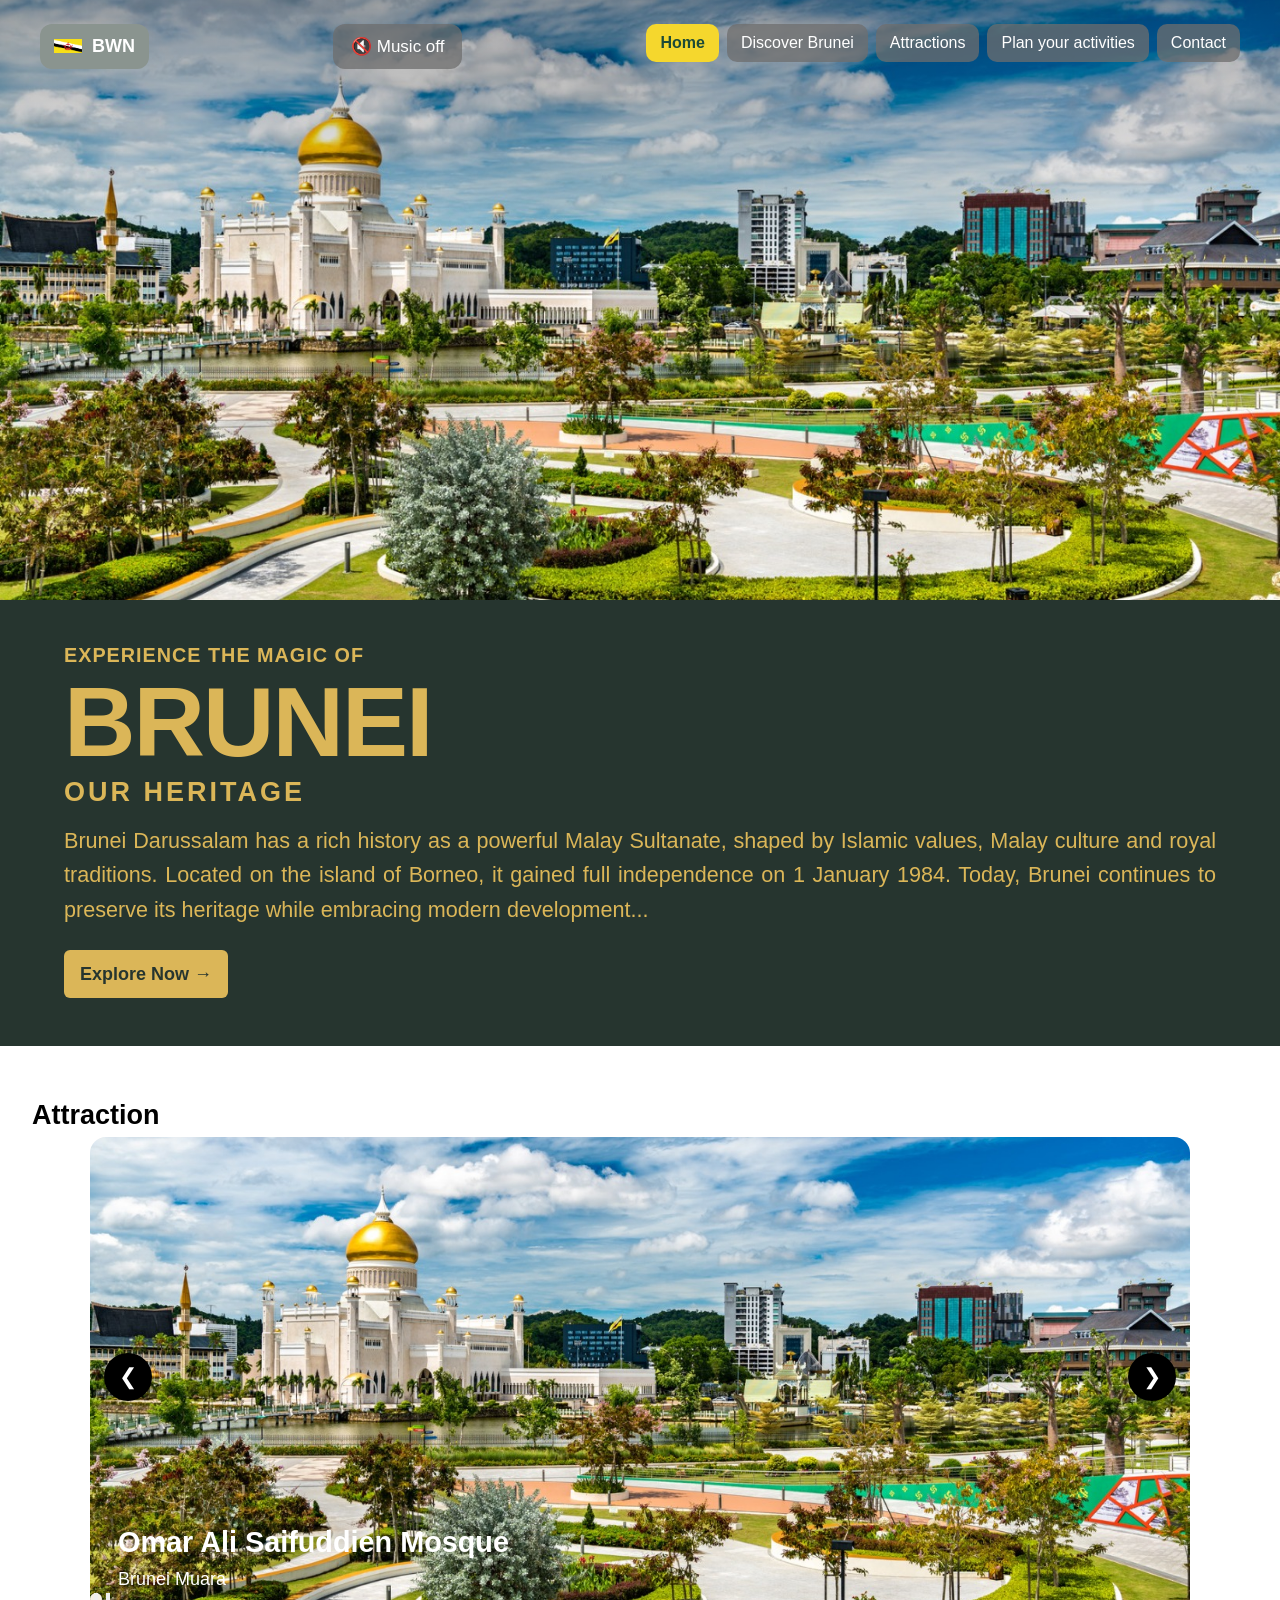
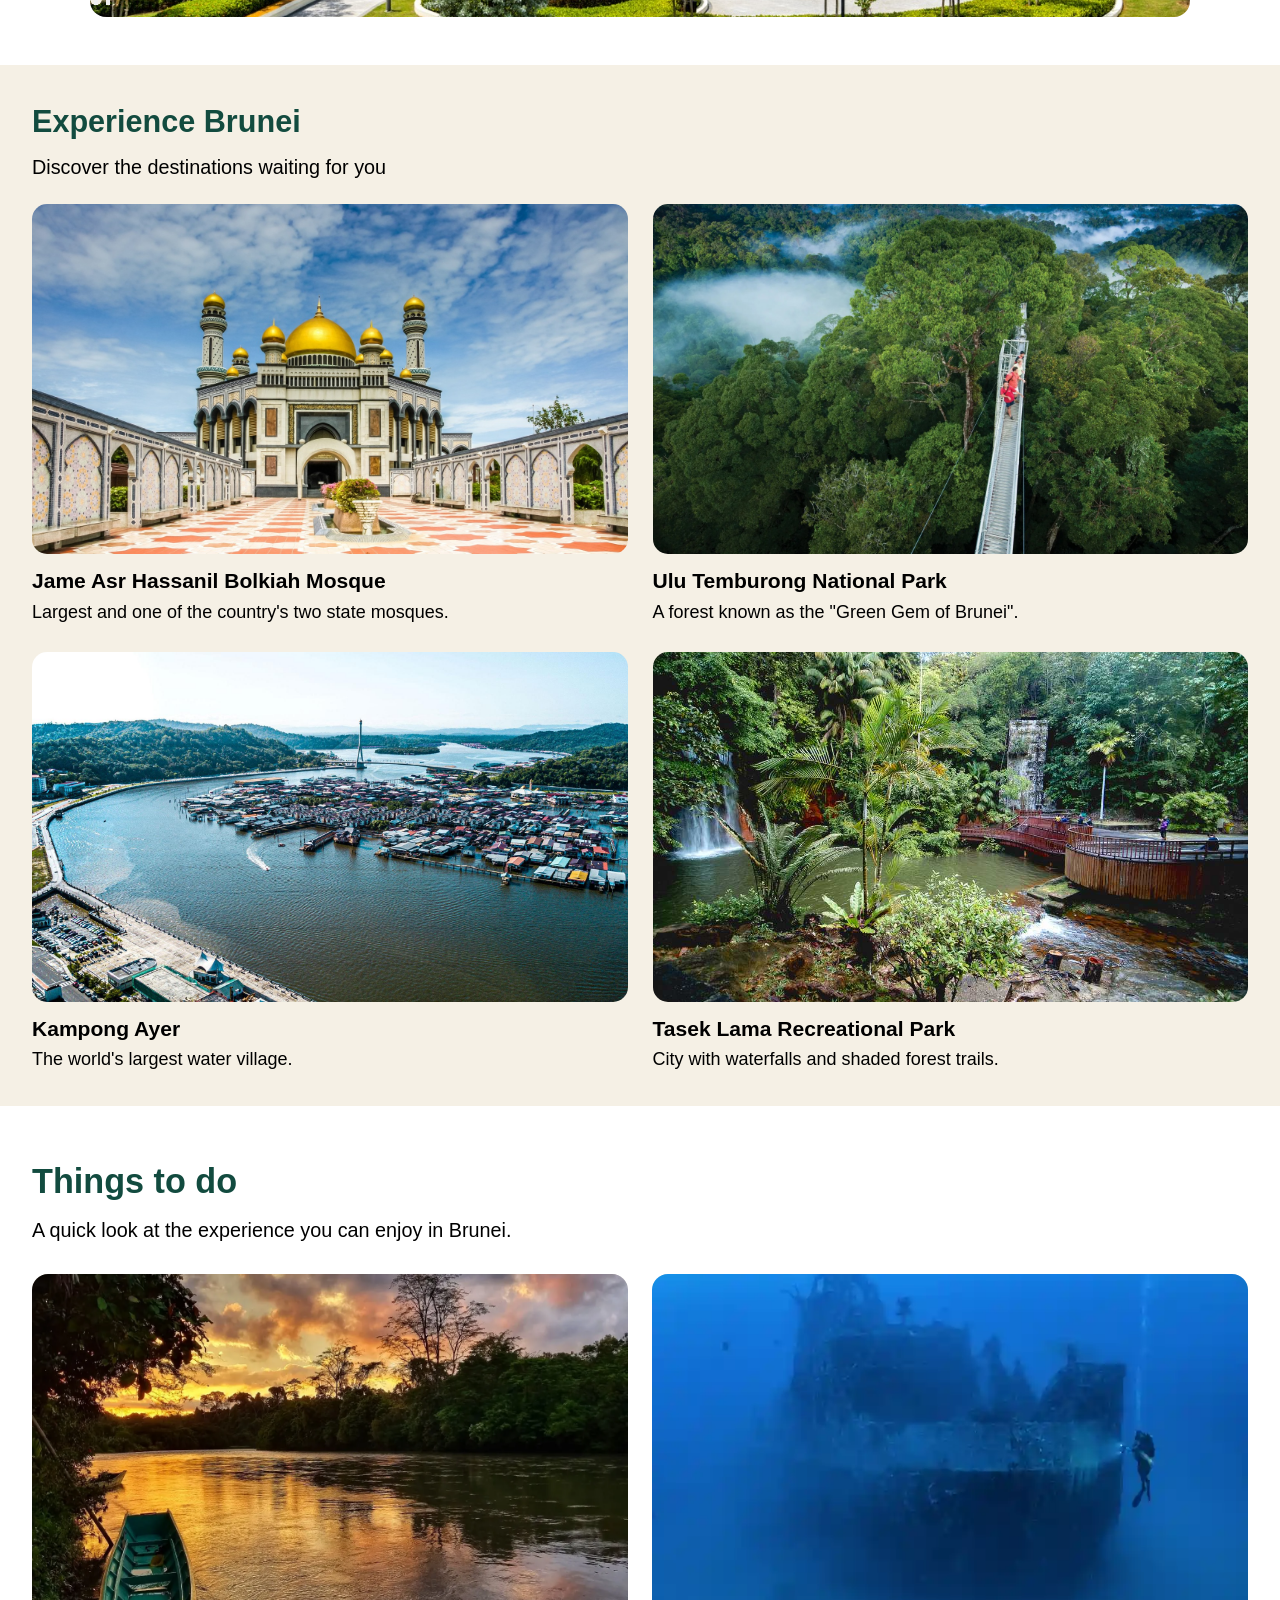
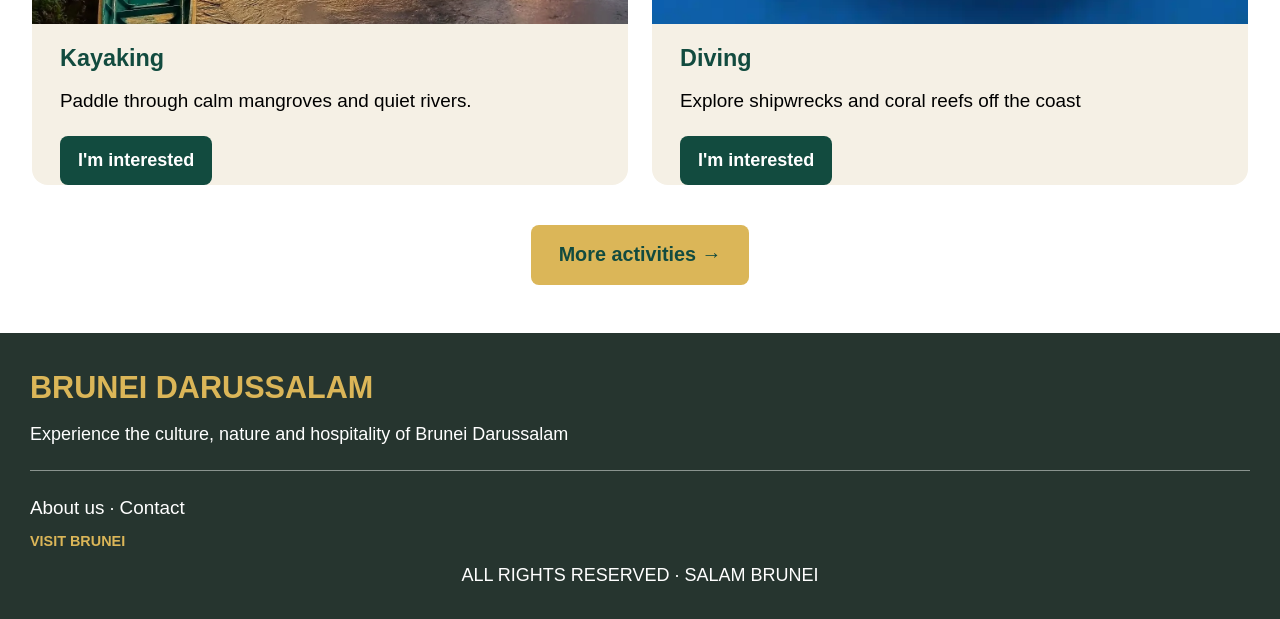
<file: index.html>
<!DOCTYPE html>
<html lang="en">
<head>
    <meta charset="UTF-8">
    <meta name="viewport" content="width=device-width, initial-scale=1.0">
    <title>Visit Brunei | Home</title>
    <link rel="stylesheet" href="style.css">
</head>
<body>
    <header class="intro1">
        <div class="left3">
            <a href="index.html" class="flag">
                <img src="images/flag.png" alt="Brunei Flag"> 
                <span>BWN</span>
            </a>
            <button id="music-btn" class="tool-btn" type="button">🔇 Music off</button>
            <nav class="navatt">
                <a href="index.html" class="active">Home</a>
                <a href="discover.html">Discover Brunei</a>
                <a href="attractions.html">Attractions</a>
                <a href="plan.html">Plan your activities</a>
                <a href="contact.html">Contact</a>
            </nav>
        </div>
    </header>
    <main>
        <section class="description">
            <div class="intro">
                <p class="title">EXPERIENCE THE MAGIC OF</p>
                <h1>BRUNEI</h1>
            </div>
            <div class="information">
                <h2>OUR HERITAGE</h2>
                <p>Brunei Darussalam has a rich history as a powerful Malay Sultanate,
                        shaped by Islamic values, Malay culture and royal traditions. Located
                        on the island of Borneo, it gained full independence on 1 January 1984.
                        Today, Brunei continues to preserve its heritage while embracing modern
                        development...
                </p>
                 <a href="discover.html" class="btn">Explore Now &rarr;</a>
            </div>
        </section>
        <section class="slider-section">
                <h2>Attraction</h2>
                <div class="slider">
                    <div class="slides">
                        <a href="attractions.html" class="slide">
                            <img src="images/mosque.jpeg" alt="Omar Ali Saifuddien Mosque">
                            <div class="slide-caption"><h3>Omar Ali Saifuddien Mosque</h3><p>Brunei Muara</p></div>
                        </a>
                        <a href="attractions.html" class="slide">
                            <img src="images/kampongayer.jpeg" alt="Kampong Ayer">
                            <div class="slide-caption"><h3>Kampong Ayer</h3><p>Brunei Muara</p></div>
                        </a>
                        <a href="attractions.html" class="slide">
                            <img src="images/Ulu.jpeg" alt="Ulu Temburong National Park">
                            <div class="slide-caption"><h3>Ulu Temburong National Park</h3><p>Temburong</p></div>
                        </a>
                    </div>
                    <button class="slider-btn prev" type="button" aria-label="Previous slide">&#10094;</button>
                    <button class="slider-btn next" type="button" aria-label="Next slide">&#10095;</button>
                    <div class="dots" id="dots"></div>
                </div>
        </section>
        <section class="experience">
            <h2>Experience Brunei</h2>
            <p class="subtitle">Discover the destinations waiting for you</p>
            <div class="cards">
                <a href="attractions.html" class="card">
                    <img src="images/JameAsr.jpeg" alt="Jame Asr Hassanil Bolkiah Mosque">
                    <h3>Jame Asr Hassanil Bolkiah Mosque</h3>
                    <p>Largest and one of the country's two state mosques.</p>
                </a> 
                <a href="attractions.html" class="card">
                    <img src="images/Ulu.jpeg" alt="Ulu Temburong National Park">
                    <h3>Ulu Temburong National Park</h3>
                    <p>A forest known as the "Green Gem of Brunei".</p>
                </a>
                <a href="attractions.html" class="card">
                    <img src="images/kampong.jpeg" alt="Kampong Ayer">
                    <h3>Kampong Ayer</h3>
                    <p>The world's largest water village.</p>
                </a>
                <a href="attractions.html" class="card">
                    <img src="images/park.jpeg" alt="Tasek Lama Recreational Park">
                    <h3>Tasek Lama Recreational Park</h3>
                    <p>City with waterfalls and shaded forest trails.</p>
                </a>
            </div>
        </section>
        <section class="activities">
            <h2>Things to do</h2>
            <p class="subtitle">A quick look at the experience you can enjoy in Brunei.</p>
            <div class="activity-section">
                <div class="activity">
                    <img src="images/kayaking.jpeg" alt="Kayaking">
                    <h3>Kayaking</h3>
                    <p>Paddle through calm mangroves and quiet rivers.</p>
                    <a href="plan.html" class="interest-btn">I'm interested</a>
                </div>
                <div class="activity">
                    <img src="images/diving.jpeg" alt="Diving">
                    <h3>Diving</h3>
                    <p>Explore shipwrecks and coral reefs off the coast</p>
                    <a href="plan.html" class="interest-btn">I'm interested</a>
                </div>
                <div class="more">
                    <a href="plan.html" class="more-btn">More activities &rarr;</a>
                </div>
            </div>
        </section>
    </main>
    <footer class="footer">
        <h2>BRUNEI DARUSSALAM</h2>
        <p>Experience the culture, nature and hospitality of Brunei Darussalam</p>
        <hr>
        <p class="links">
            <a href="discover.html">About us</a> &middot;
            <a href="contact.html">Contact</a>
        </p>
        <p class="tag">VISIT BRUNEI</p>
        <P class="copyright">ALL RIGHTS RESERVED &middot; SALAM BRUNEI</P>
    </footer>
    <audio id="bg-music" src="audio/audio.mp3" loop></audio>
    <script src="script.js"></script>
</body>
</html>
</file>
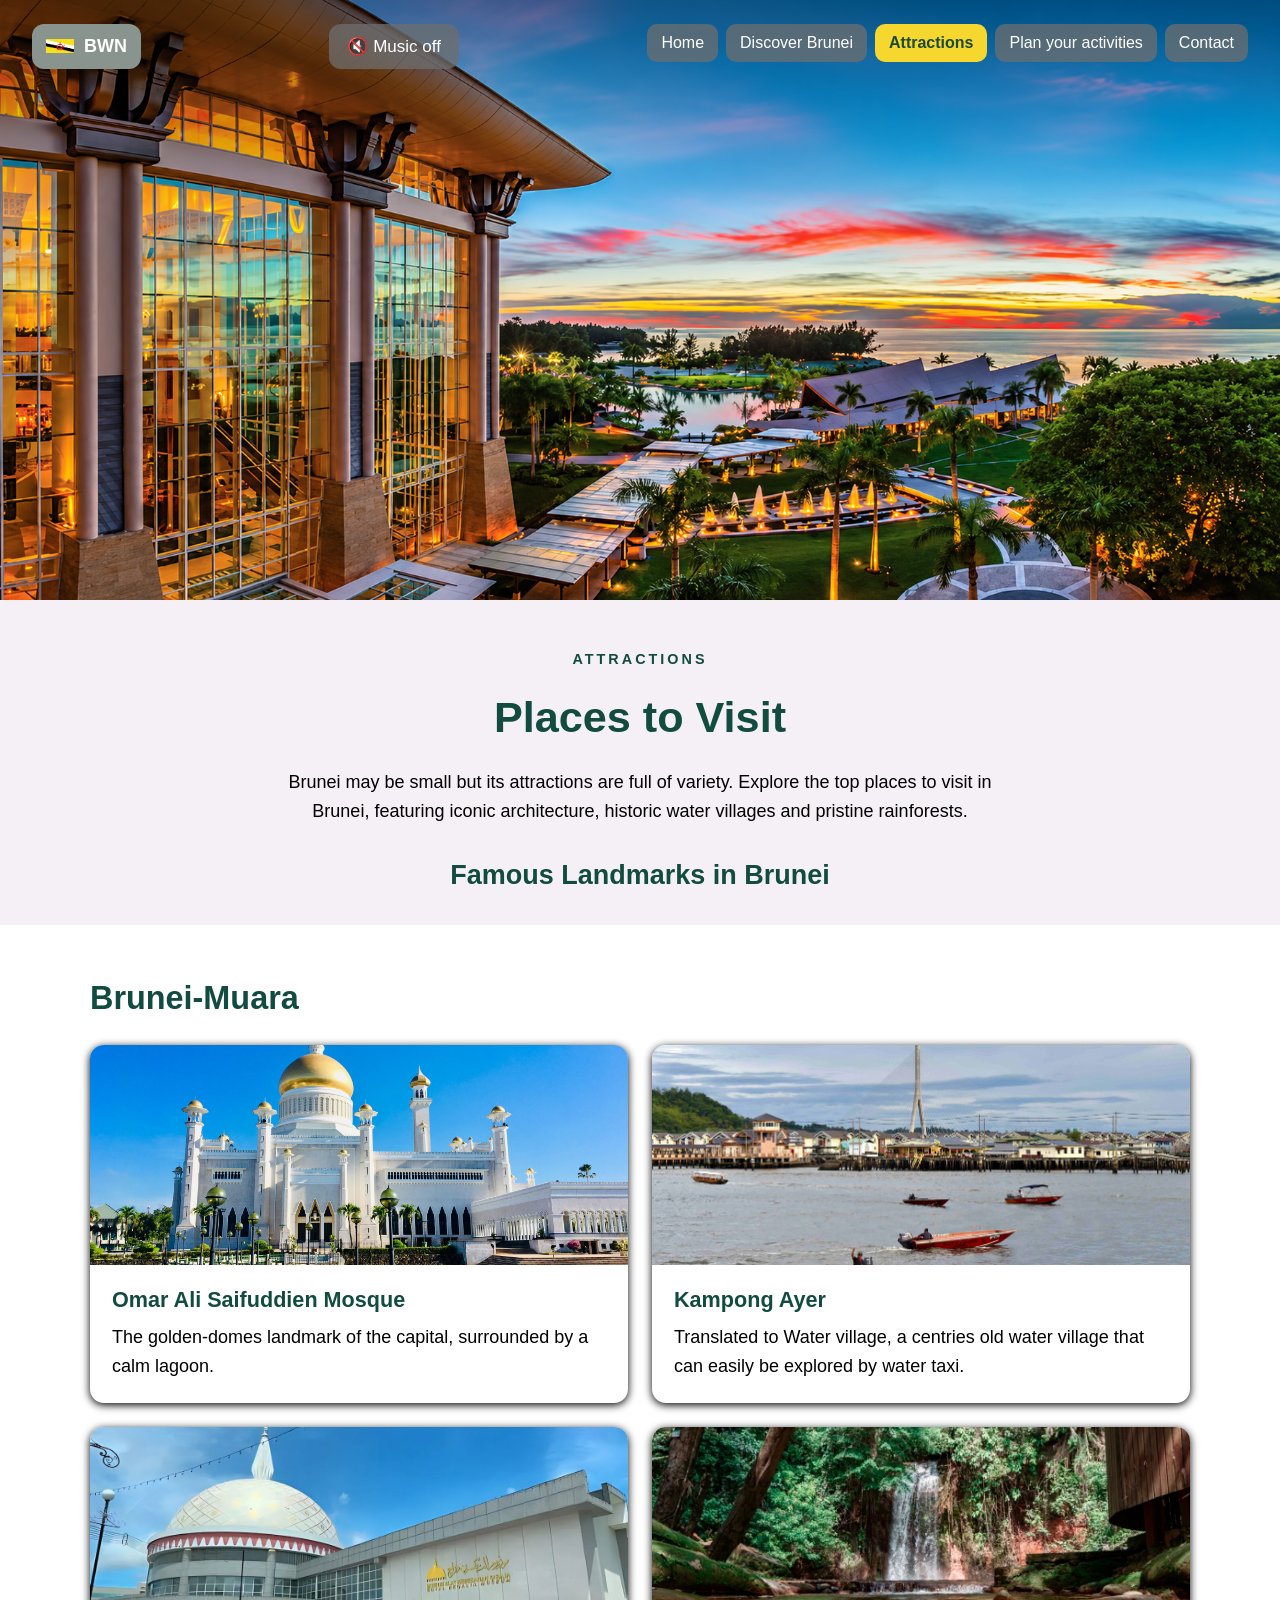
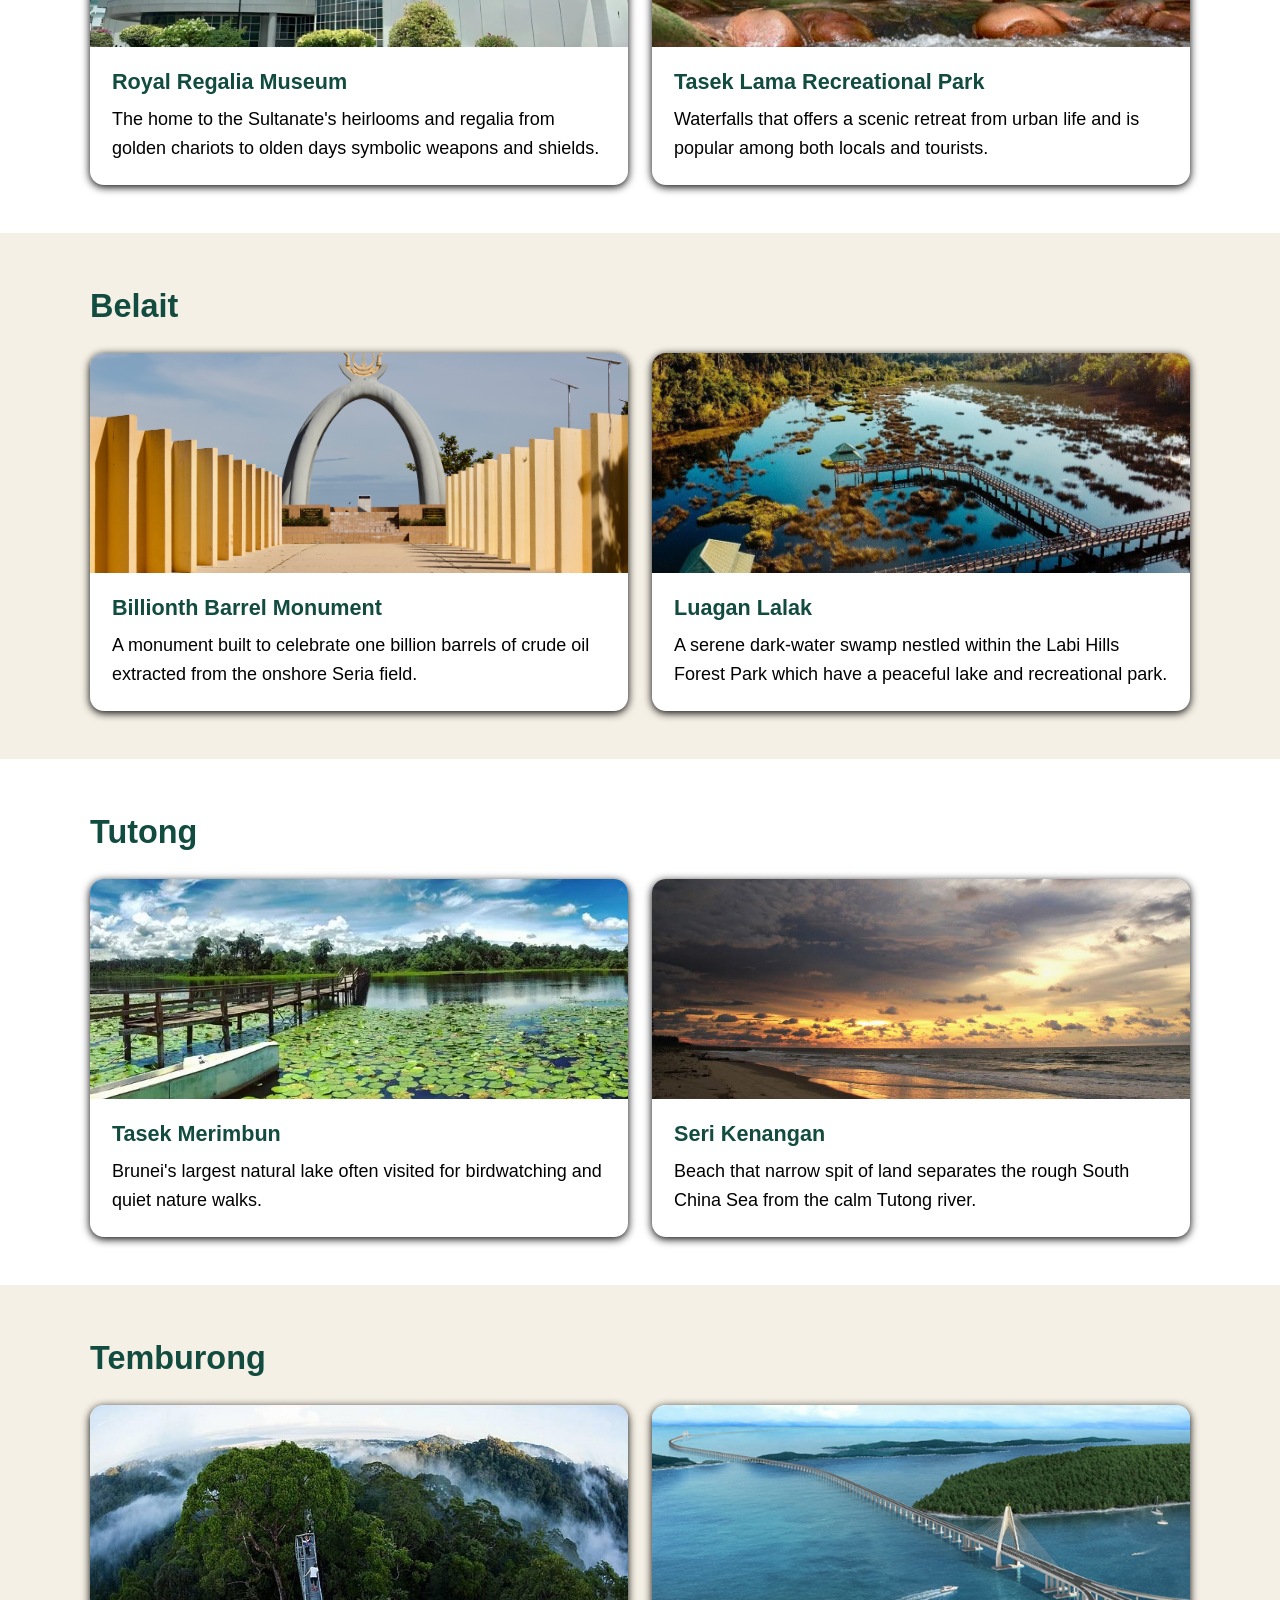
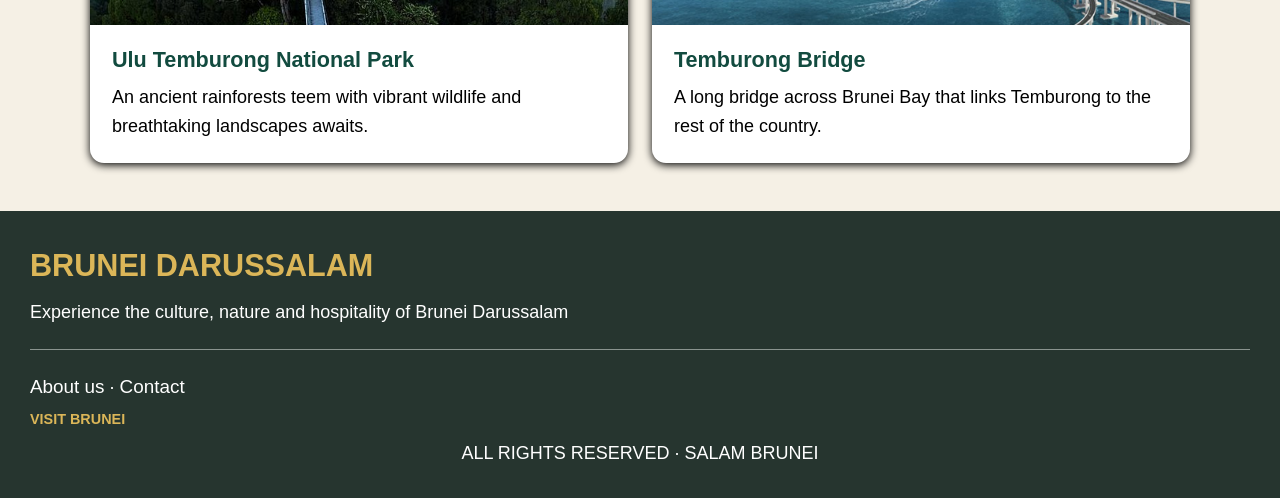
<file: attractions.html>
<!DOCTYPE html>
<html lang="en">
<head>
    <meta charset="UTF-8">
    <meta name="viewport" content="width=device-width, initial-scale=1.0">
    <title>Visit Brunei | Attractions</title>
    <link rel="stylesheet" href="style.css">
</head>
<body>
    <header class="intro3">
        <div class="left3">
            <a href="attractions.html" class="flag">
                <img src="images/flag.png" alt="Brunei Flag">
                <span>BWN</span>
            </a>
            <button id="music-btn" class="tool-btn" type="button">🔇 Music off</button>
            <nav class="navatt">
                <a href="index.html">Home</a>
                <a href="discover.html">Discover Brunei</a>
                <a href="attractions.html" class="active">Attractions</a>
                <a href="plan.html">Plan your activities</a>
                <a href="contact.html">Contact</a>
            </nav>
        </div>
    </header>
    <main>
        <section class="introduction">
            <p class="eyebrow-dark">ATTRACTIONS</p>
            <h2>Places to Visit</h2>
            <p>Brunei may be small but its attractions are full of variety. Explore the top places 
                to visit in Brunei, featuring iconic architecture, historic water villages and 
                pristine rainforests.</p>
            <h3 class="history">Famous Landmarks in Brunei</h3>
        </section>
        <section class="districts">
            <h2>Brunei-Muara</h2>
            <div class="places">
                <article class="info-card">
                    <img src="images/soasmosque.jpeg" alt="Omar Ali Saifuddien Mosque">
                    <div class="card-text">
                        <h3>Omar Ali Saifuddien Mosque</h3>
                        <p>The golden-domes landmark of the capital, surrounded by a calm lagoon.</p>
                    </div>
                </article>
                <article class="info-card">
                    <img src="images/kampongayer.jpeg" alt="Kampong Ayer">
                    <div class="card-text">
                        <h3>Kampong Ayer</h3>
                        <p>Translated to Water village, a centries old water village that can easily
                            be explored by water taxi.
                         </p>
                    </div>
                </article>
                <article class="info-card">
                    <img src="images/royalregalia.jpeg" alt="Royal Regalia Museum">
                    <div class="card-text">
                        <h3>Royal Regalia Museum</h3>
                        <p>The home to the Sultanate's heirlooms and regalia from golden chariots to
                            olden days symbolic weapons and shields.
                         </p>
                    </div>
                </article>
                <article class="info-card">
                    <img src="images/taseklama.jpeg" alt="Tasek Lama Recreational Park">
                    <div class="card-text">
                        <h3>Tasek Lama Recreational Park</h3>
                        <p>Waterfalls that offers a scenic retreat from urban life and is popular among
                            both locals and tourists.
                         </p>
                    </div>
                </article>
            </div>
        </section>
        <section class="districts alt">
            <h2>Belait</h2>
            <div class="places">
                <article class="info-card">
                    <img src="images/billionthbarrel.jpeg" alt="Billionth Barrel Monument">
                    <div class="card-text">
                        <h3>Billionth Barrel Monument</h3>
                        <p>A monument built to celebrate one billion barrels of crude oil extracted
                            from the onshore Seria field.
                        </p>
                    </div>
                </article>
                <article class="info-card">
                    <img src="images/luaganlalak.jpeg" alt="Luagan Lalak">
                    <div class="card-text">
                        <h3>Luagan Lalak</h3>
                        <p>A serene dark-water swamp nestled within the Labi Hills Forest Park
                            which have a peaceful lake and recreational park.
                        </p>
                    </div>
                </article>
            </div>
        </section>
        <section class="districts">
            <h2>Tutong</h2>
            <div class="places">
                <article class="info-card"> 
                    <img src="images/tasekmerimbun.jpeg" alt="Tasek Merimbun">
                    <div class="card-text">
                        <h3>Tasek Merimbun</h3>
                        <p> Brunei's largest natural lake often visited for birdwatching and 
                            quiet nature walks.
                        </p>
                    </div>
                </article>
                <article class="info-card">
                    <img src="images/serikenangan.jpeg" alt="Seri Kenangan">
                    <div class="card-text">
                        <h3>Seri Kenangan</h3>
                        <p>Beach that narrow spit of land separates the rough South China Sea
                            from the calm Tutong river.
                        </p>
                    </div>
                </article>
            </div>
        </section>
        <section class="districts alt">
            <h2>Temburong</h2>
            <div class="places">
                <article class="info-card">
                    <img src="images/ulutemburong.jpeg" alt="Ulu Temburong National Park">
                    <div class="card-text">
                        <h3>Ulu Temburong National Park</h3>
                        <p>An ancient rainforests teem with vibrant wildlife and breathtaking landscapes awaits.</p>
                    </div>
                </article>
                <article class="info-card">
                    <img src="images/temburongbridge.jpeg" alt="Temburong Bridge">
                    <div class="card-text">
                        <h3>Temburong Bridge</h3>
                        <p>A long bridge across Brunei Bay that links Temburong to the rest of the country.</p>
                    </div>
                </article>
            </div>
        </section>
    </main>
    <footer class="footer">
        <h2>BRUNEI DARUSSALAM</h2>
        <p>Experience the culture, nature and hospitality of Brunei Darussalam</p>
        <hr>
        <p class="links">
            <a href="discover.html">About us</a> &middot;
            <a href="contact.html">Contact</a>
        </p>
        <p class="tag">VISIT BRUNEI</p>
        <P class="copyright">ALL RIGHTS RESERVED &middot; SALAM BRUNEI</P>
    </footer>
    <audio id="bg-music" src="audio/audio.mp3" loop></audio>
    <script src="script.js"></script>
</body>
</html>
</file>
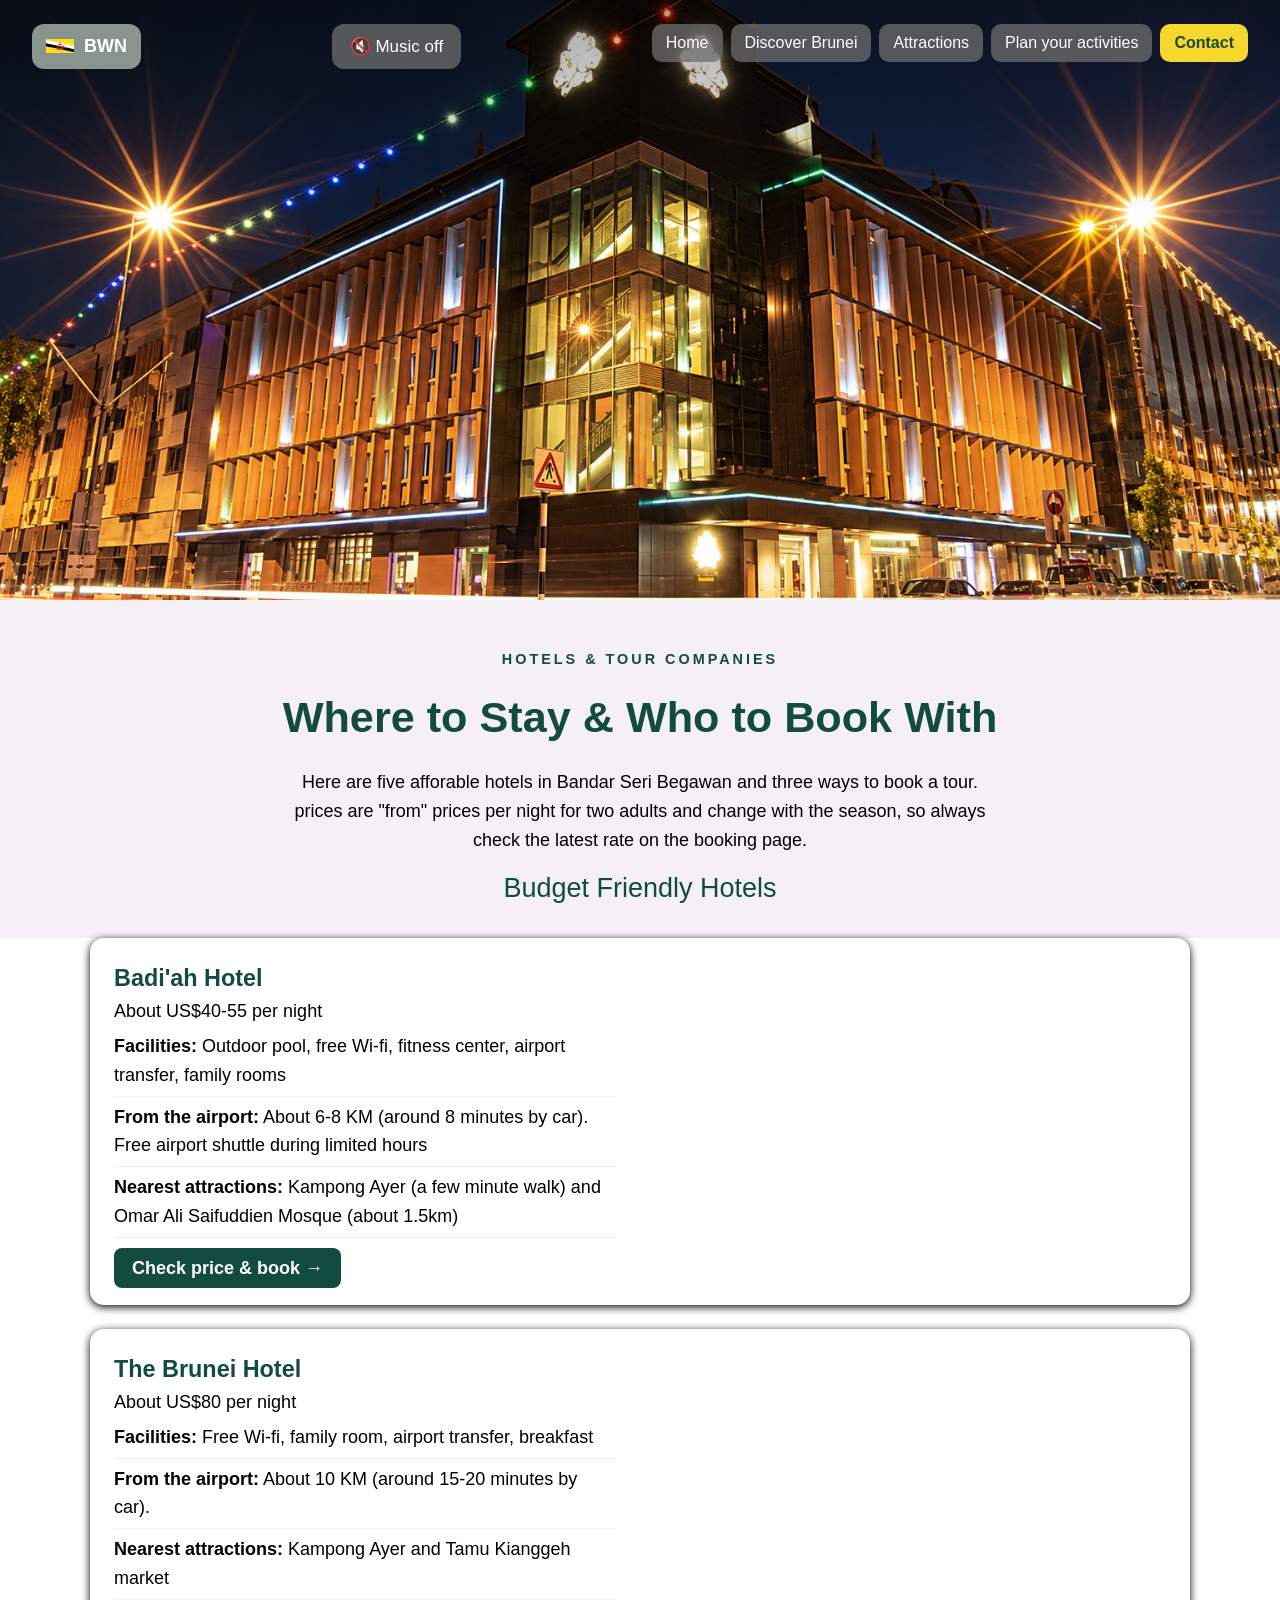
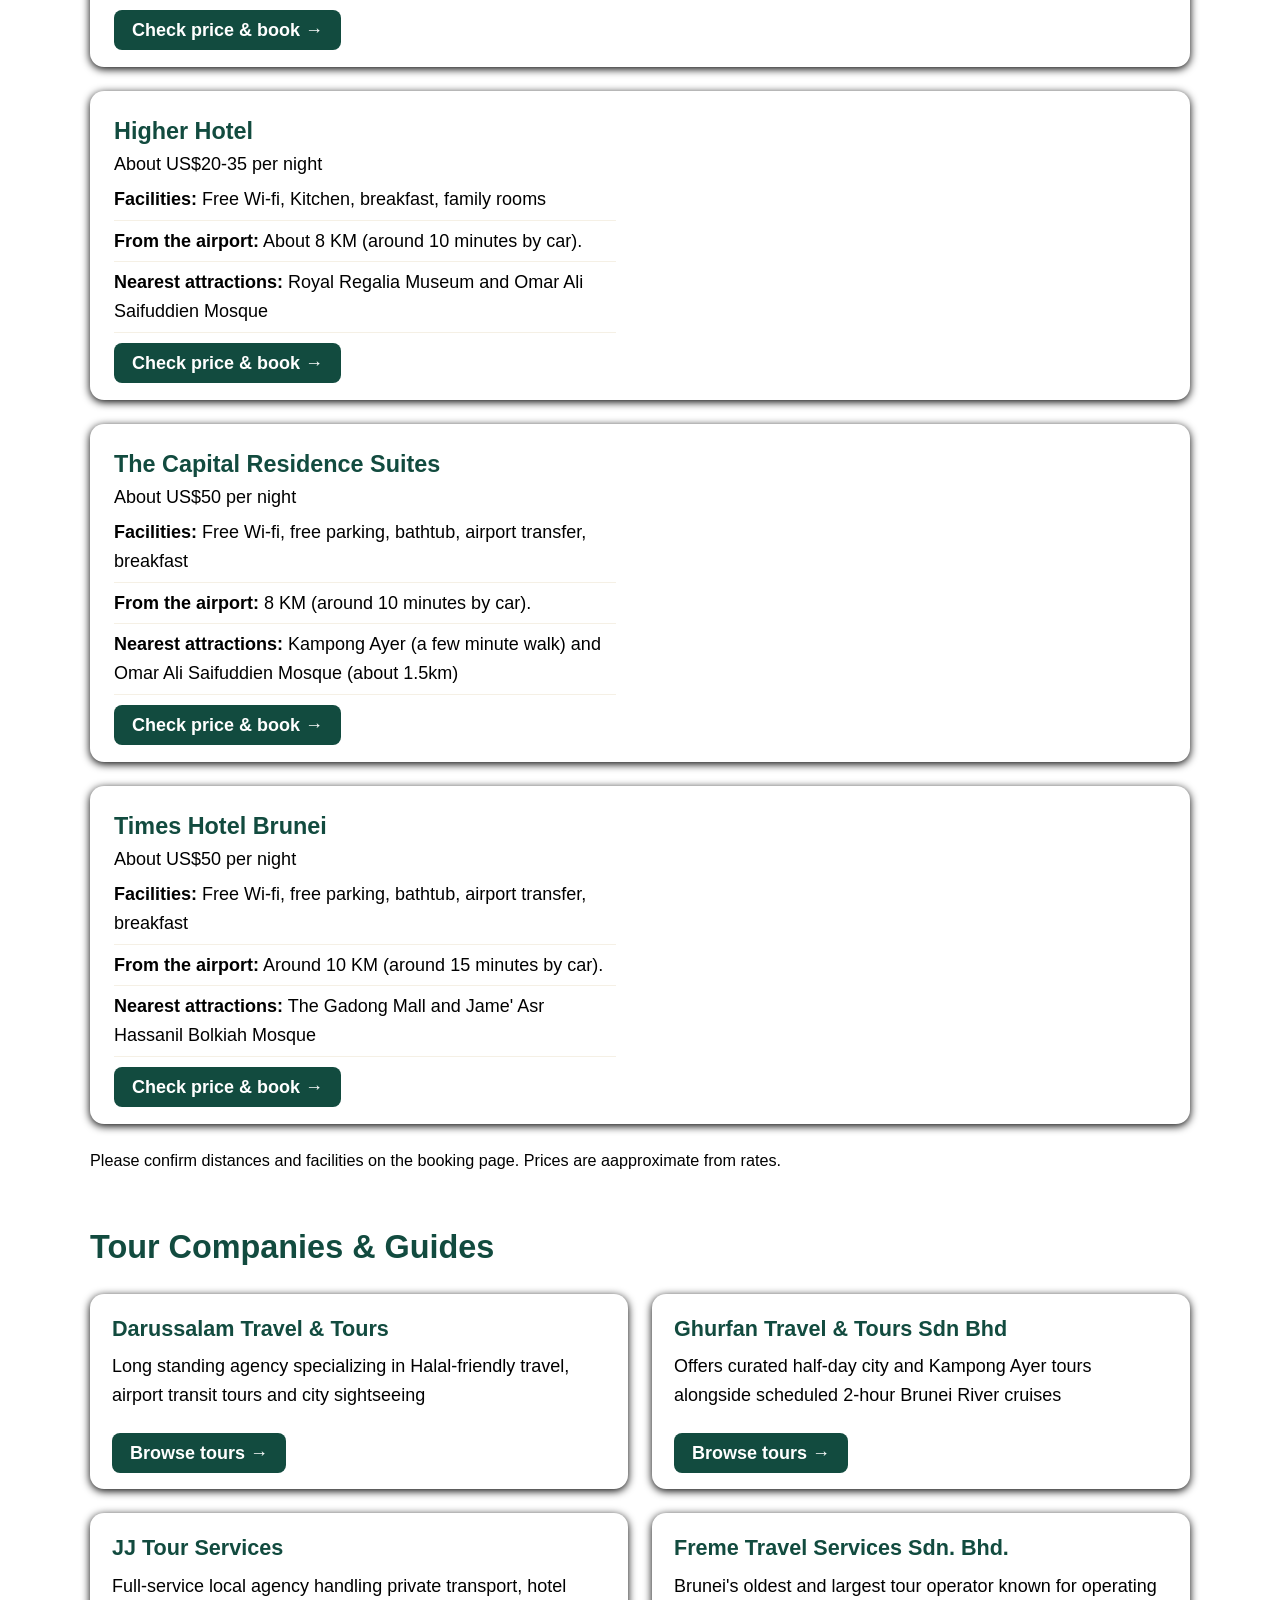
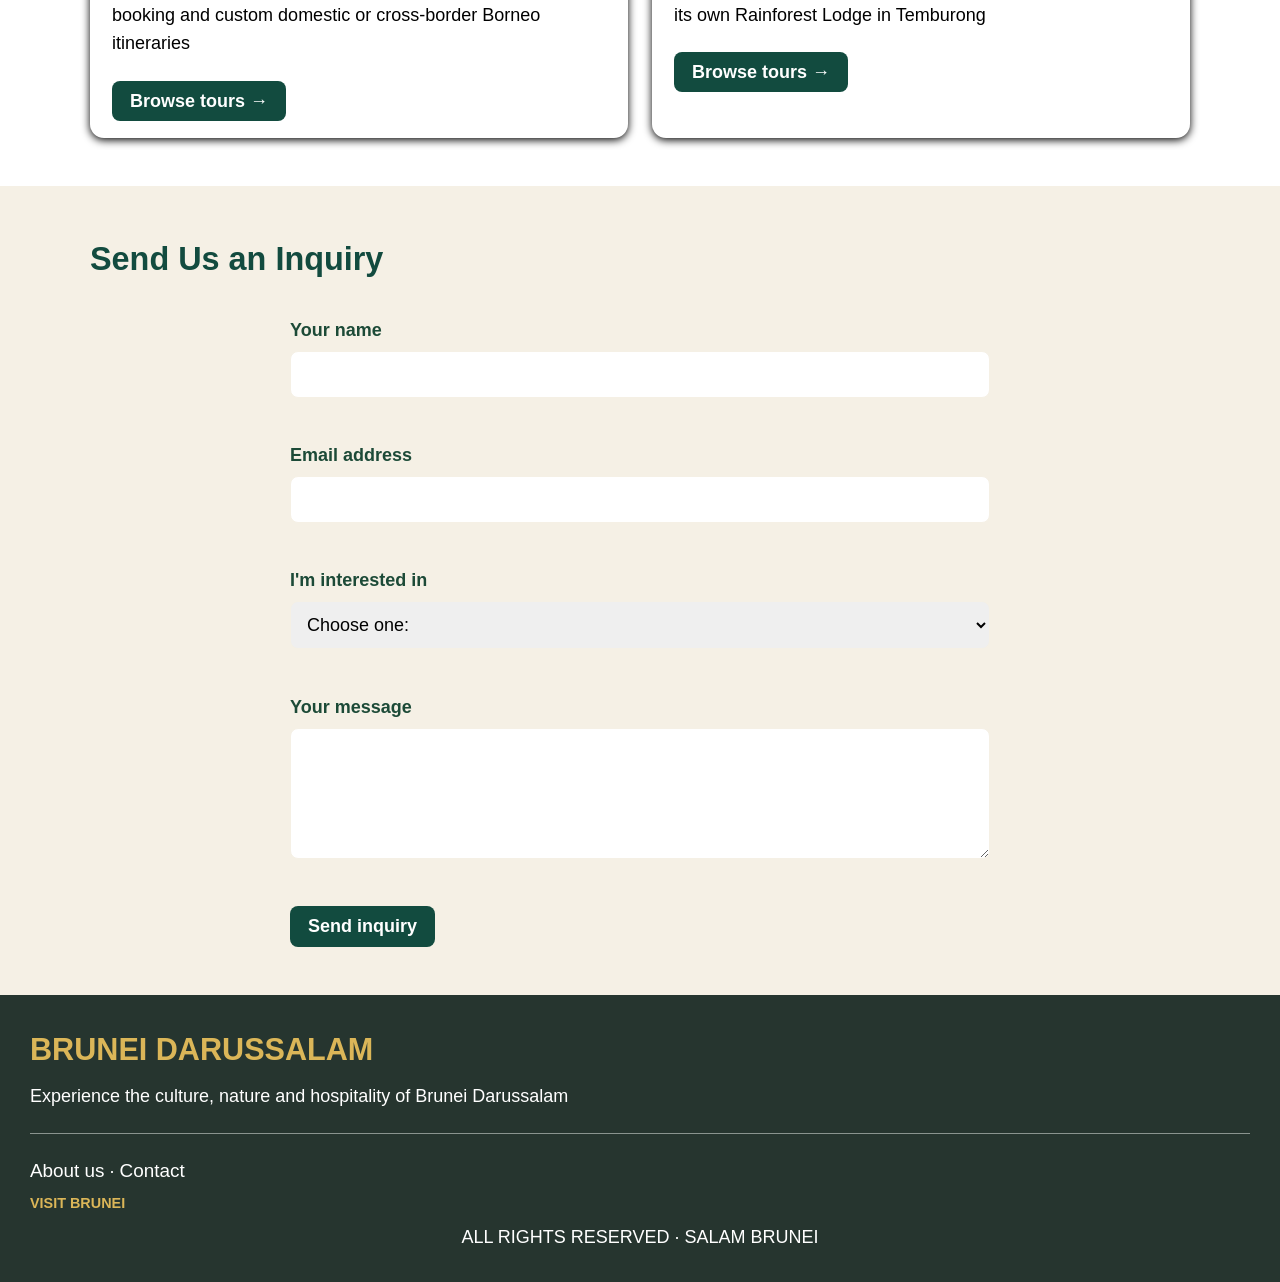
<file: contact.html>
<!DOCTYPE html>
<html lang="en">
<head>
    <meta charset="UTF-8">
    <meta name="viewport" content="width=device-width, initial-scale=1.0">
    <title>Visit Brunei | Contact</title>
    <link rel="stylesheet" href="style.css">
</head>
<body>
    <header class="intro5">
        <div class="left3">
            <a href="contact.html" class="flag">
                <img src="images/flag.png" alt="Brunei Flag">
                <span>BWN</span>
            </a>
            <button id="music-btn" class="tool-btn" type="button">🔇 Music off</button>
            <nav class="navatt">
                <a href="index.html">Home</a>
                <a href="discover.html">Discover Brunei</a>
                <a href="attractions.html">Attractions</a>
                <a href="plan.html">Plan your activities</a>
                <a href="contact.html" class="active">Contact</a>
            </nav>
        </div>
    </header>
    <main>
        <section class="introduction">
            <p class="eyebrow-dark">HOTELS & TOUR COMPANIES</p>
            <h2>Where to Stay &amp; Who to Book With</h2>
            <p>Here are five afforable hotels in Bandar Seri Begawan and three ways to book a tour.
                prices are "from" prices per night for two adults and change with the season, so 
                always check the latest rate on the booking page.
            </p>
            <p class="history">Budget Friendly Hotels</p>
        </section>
        <section class="section alt">
        <article class="hotel-card">
            <div class="hotel-info">
                <h3>Badi'ah Hotel</h3>
                <p class="price">About US$40-55 per night</p>
                <ul class="hotel-facts">
                    <li><strong>Facilities:</strong> Outdoor pool, free Wi-fi, fitness center, airport transfer, family rooms</li>
                    <li><strong>From the airport:</strong> About 6-8 KM (around 8 minutes by car). Free airport shuttle during limited hours</li>
                    <li><strong>Nearest attractions:</strong> Kampong Ayer (a few minute walk) and Omar Ali Saifuddien Mosque (about 1.5km)</li>
                </ul>
                <a href="https://badiahhotel.com/" target="_blank" rel="noopener" class="interest-btn">Check price &amp; book &rarr;</a>
            </div>
            <iframe class="hotel-map" title="Map of Badi'ah Hotel" loading="lazy" src="https://www.google.com/maps?q=Badi%27ah+Hotel+Bandar+Seri+Begawan&output=embed"></iframe>
        </article>
        <article class="hotel-card">
            <div class="hotel-info">
                <h3>The Brunei Hotel</h3>
                <p class="price">About US$80 per night</p>
                <ul class="hotel-facts">
                    <li><strong>Facilities:</strong> Free Wi-fi,  family room, airport transfer, breakfast</li>
                    <li><strong>From the airport:</strong> About 10 KM (around 15-20 minutes by car).</li>
                    <li><strong>Nearest attractions:</strong> Kampong Ayer and Tamu Kianggeh market</li>
                </ul>
                <a href="https://thebruneihotel.com/" target="_blank" rel="noopener" class="interest-btn">Check price &amp; book &rarr;</a>
            </div>
            <iframe class="hotel-map" title="Map of The Brunei Hotel" loading="lazy" src="https://www.google.com/maps?q=The+Brunei+Hotel+Jalan+Pemancha+Bandar+Seri+Begawan&output=embed"></iframe>
        </article>
        <article class="hotel-card">
            <div class="hotel-info">
                <h3>Higher Hotel</h3>
                <p class="price">About US$20-35 per night</p>
                <ul class="hotel-facts">
                    <li><strong>Facilities:</strong> Free Wi-fi, Kitchen, breakfast, family rooms</li>
                    <li><strong>From the airport:</strong> About 8 KM (around 10 minutes by car).</li>
                    <li><strong>Nearest attractions:</strong> Royal Regalia Museum and Omar Ali Saifuddien Mosque</li>
                </ul>
                <a href="https://www.guestreservations.com/higher-hotel/booking" target="_blank" rel="noopener" class="interest-btn">Check price &amp; book &rarr;</a>
            </div>
            <iframe class="hotel-map" title="Map of Higher Hotel" loading="lazy" src="https://www.google.com/maps?q=Higher+Hotel+Bandar+Seri+Begawan&output=embed"></iframe>
        </article>
        <article class="hotel-card">
            <div class="hotel-info">
                <h3>The Capital Residence Suites</h3>
                <p class="price">About US$50 per night</p>
                <ul class="hotel-facts">
                    <li><strong>Facilities:</strong> Free Wi-fi, free parking, bathtub, airport transfer, breakfast</li>
                    <li><strong>From the airport:</strong> 8 KM (around 10 minutes by car).</li>
                    <li><strong>Nearest attractions:</strong> Kampong Ayer (a few minute walk) and Omar Ali Saifuddien Mosque (about 1.5km)</li>
                </ul>
                <a href="https://www.capitalresidencebn.com/" target="_blank" rel="noopener" class="interest-btn">Check price &amp; book &rarr;</a>
            </div>
            <iframe class="hotel-map" title="Map of The Capital Residence Suites" loading="lazy" src="https://www.google.com/maps?q=The+Capital+Residence+Suites+Bandar+Seri+Begawan&output=embed"></iframe>
        </article>
        <article class="hotel-card">
            <div class="hotel-info">
                <h3>Times Hotel Brunei</h3>
                <p class="price">About US$50 per night</p>
                <ul class="hotel-facts">
                    <li><strong>Facilities:</strong> Free Wi-fi, free parking, bathtub, airport transfer, breakfast</li>
                    <li><strong>From the airport:</strong> Around 10  KM (around 15 minutes by car).</li>
                    <li><strong>Nearest attractions:</strong> The Gadong Mall and Jame' Asr Hassanil Bolkiah Mosque</li>
                </ul>
                <a href="https://timeshotelbrunei.com/" target="_blank" rel="noopener" class="interest-btn">Check price &amp; book &rarr;</a>
            </div>
            <iframe class="hotel-map" title="Map of Times Hotel Brunei" loading="lazy" src="https://www.google.com/maps?q=Times+Hotel+Brunei&output=embed"></iframe>
        </article>
        <p class="hotel-note"> Please confirm distances and facilities on the booking page. Prices are aapproximate from rates.</p>
        </section>
        <section class="districts">
            <h2>Tour Companies &amp; Guides</h2>
            <div class="places">
                <article class="info-card">
                    <div class="card-text">
                        <h3>Darussalam Travel & Tours</h3>
                        <p>Long standing agency specializing in Halal-friendly travel, airport transit tours and city sightseeing</p> <br>
                        <a href="https://traveltours.darussalam.com.bn/" target="_blank" rel="noopener" class="interest-btn">Browse tours &rarr;</a>
                    </div>
                </article>
                <article class="info-card">
                    <div class="card-text">
                        <h3>Ghurfan Travel & Tours Sdn Bhd</h3>
                        <p>Offers curated half-day city and Kampong Ayer tours alongside scheduled 2-hour Brunei River cruises</p> <br>
                        <a href="https://ghufrantnt.com/" target="_blank" rel="noopener" class="interest-btn">Browse tours &rarr;</a>
                    </div>
                </article>
                <article class="info-card">
                    <div class="card-text">
                        <h3>JJ Tour Services</h3>
                        <p>Full-service local agency handling private transport, hotel booking and custom domestic or cross-border Borneo itineraries</p> <br>
                        <a href="https://jjtourbrunei.com/" target="_blank" rel="noopener" class="interest-btn">Browse tours &rarr;</a>
                    </div>
                </article>
                <article class="info-card">
                    <div class="card-text">
                        <h3>Freme Travel Services Sdn. Bhd.</h3>
                        <p>Brunei's oldest and largest tour operator known for operating its own Rainforest Lodge in Temburong</p> <br>
                        <a href="https://freme.com/?gad_source=1&gad_campaignid=20997240476&gbraid=0AAAAA9SqfGgDIHR-XjOhddG11KWxtgKML&gclid=Cj0KCQiAworYBhDoARIsAP5ft3J4CcSoVx2NLr2uINdcRWqCSIWJ9yM2b16RD8JKuZbHGB-iXDdh3vIaAq5fEALw_wcB" target="_blank" rel="noopener" class="interest-btn">Browse tours &rarr;</a>
                    </div>
                </article>
            </div>
        </section>
        <section class="districts alt" id="inquiry">
            <h2>Send Us an Inquiry</h2>
            <form id="inquiry-form" class="inquiry-form" novalidate>
                <label for="name">Your name</label>
                <input type="text" id="name" name="name">
                <span class="error" id="name-error"></span>
                <label for="email">Email address</label>
                <input type="email" id="email" name="email">
                <span class="error" id="email-error"></span>
                <label for="topic">I'm interested in</label>
                <select id="topic" name="topic">
                    <option value="">Choose one: </option>
                    <option>Hotel booking</option>
                    <option>Tour guide</option>
                    <option>Activities</option>
                    <option>Something else</option>
                </select>
                <span class="error" id="topic-error"></span>
                <label for="message">Your message</label>
                <textarea id="message" name="message" rows="5"></textarea>
                <span class="error" id="message-error"></span>
                <button type="submit" class="interest-btn">Send inquiry</button>
                <p class="form-success" id="form-success" hidden></p>
            </form>
        </section>
    </main>
    <footer class="footer">
        <h2>BRUNEI DARUSSALAM</h2>
        <p>Experience the culture, nature and hospitality of Brunei Darussalam</p>
        <hr>
        <p class="links">
            <a href="discover.html">About us</a> &middot;
            <a href="contact.html">Contact</a>
        </p>
        <p class="tag">VISIT BRUNEI</p>
        <P class="copyright">ALL RIGHTS RESERVED &middot; SALAM BRUNEI</P>
    </footer>
    <audio id="bg-music" src="audio/audio.mp3" loop></audio>
    <script src="script.js"></script>
</body>
</html>
</file>
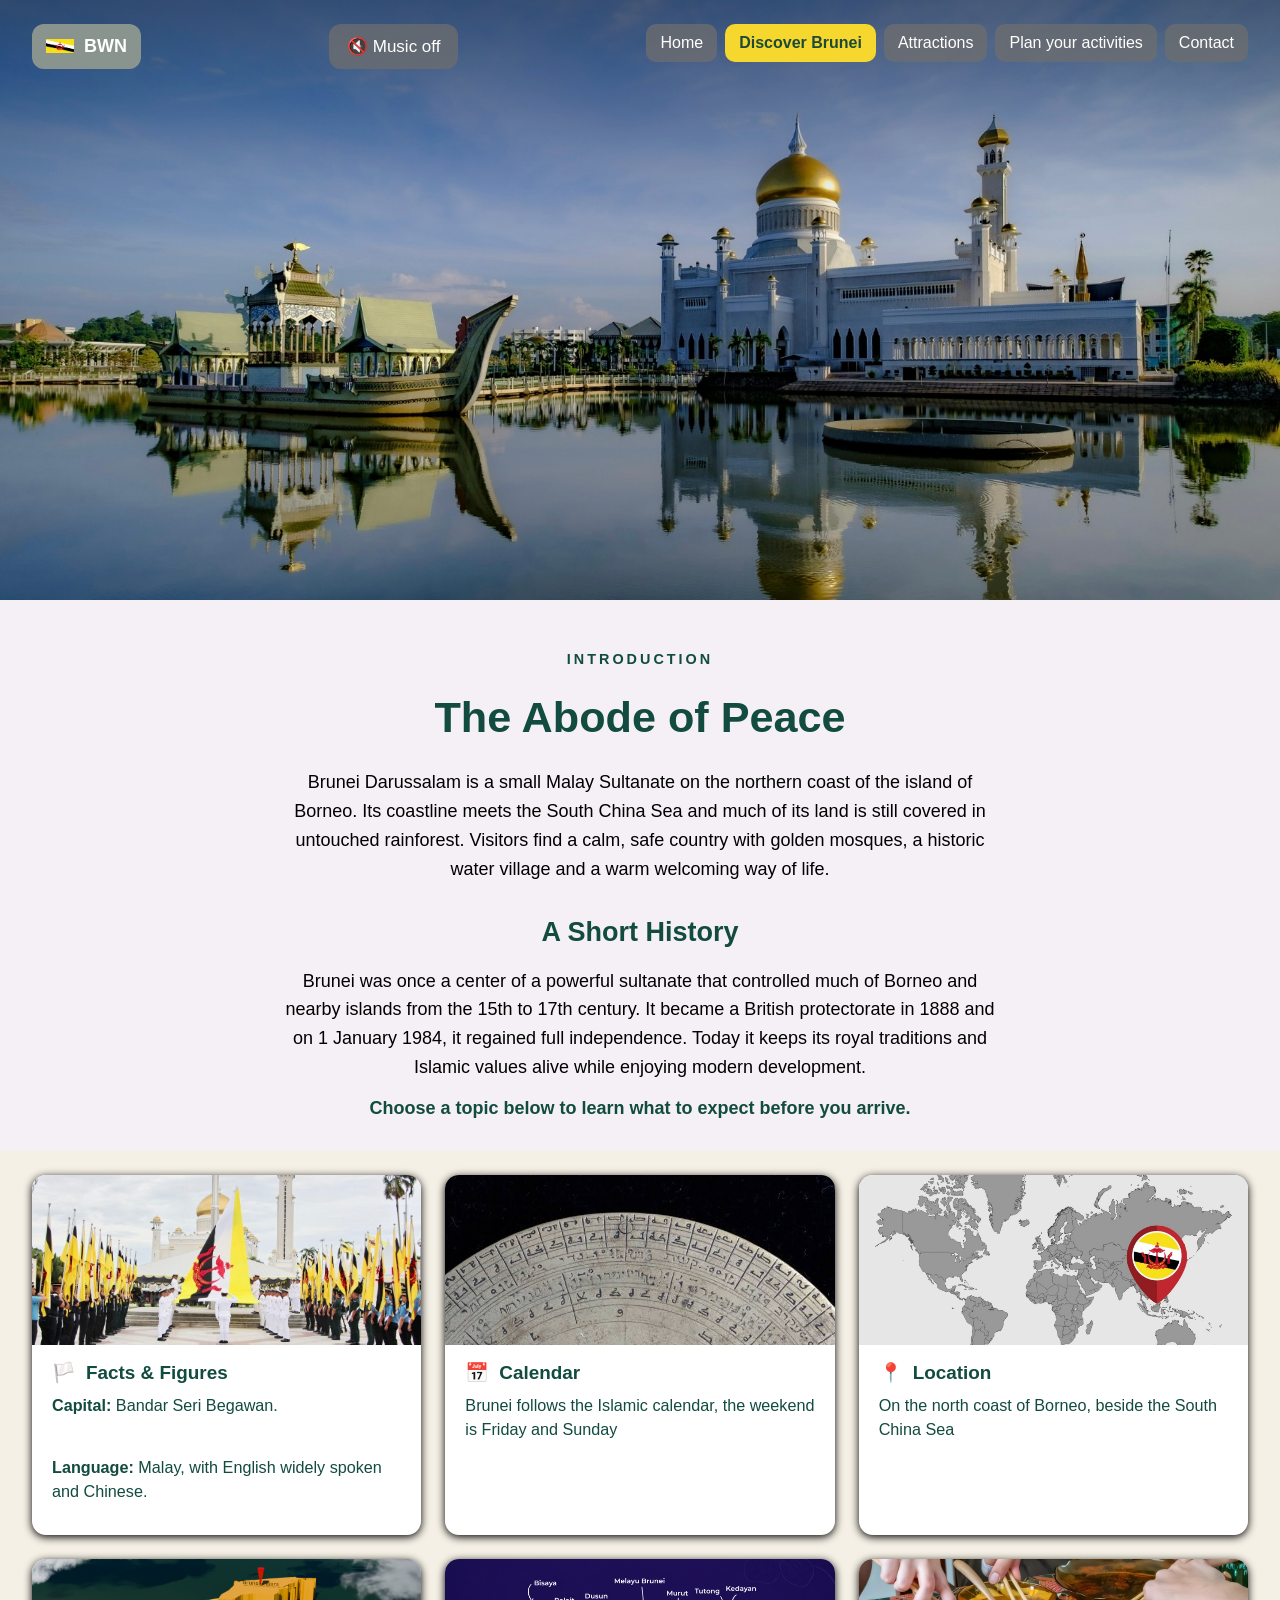
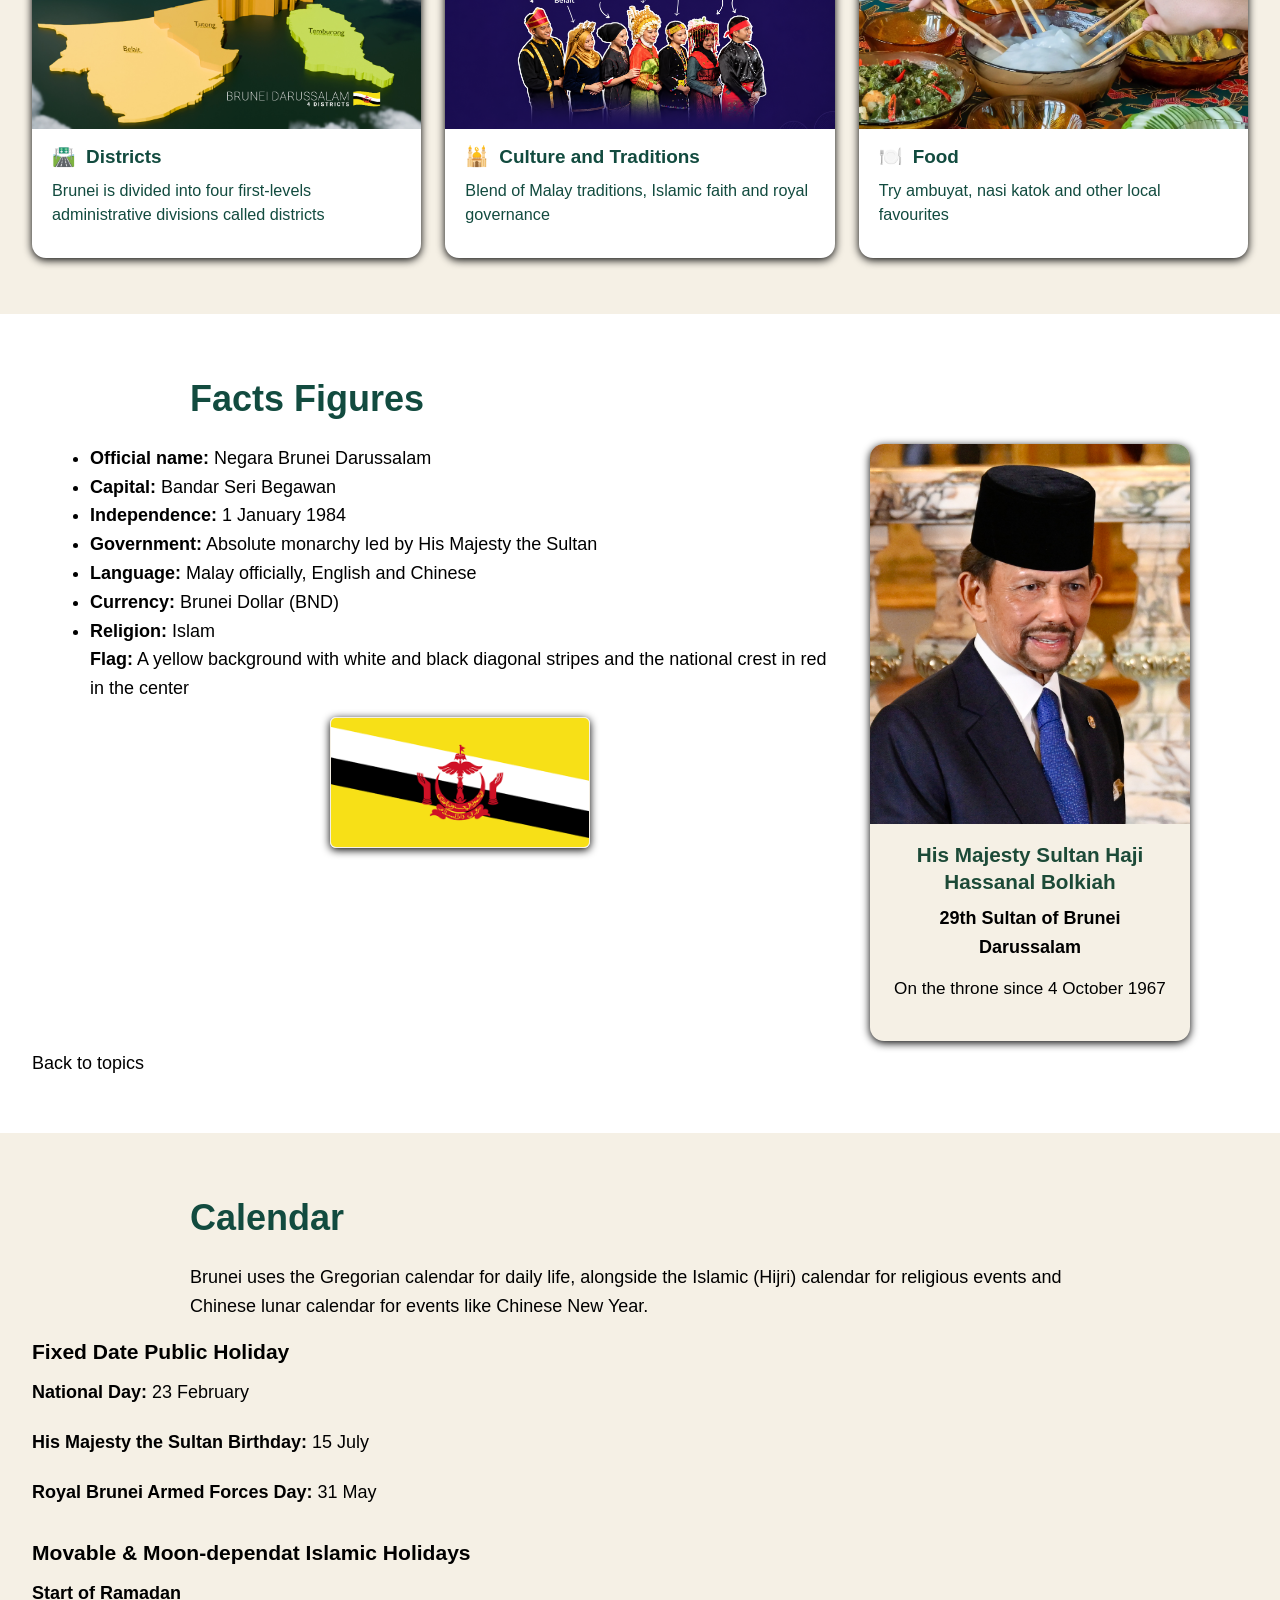
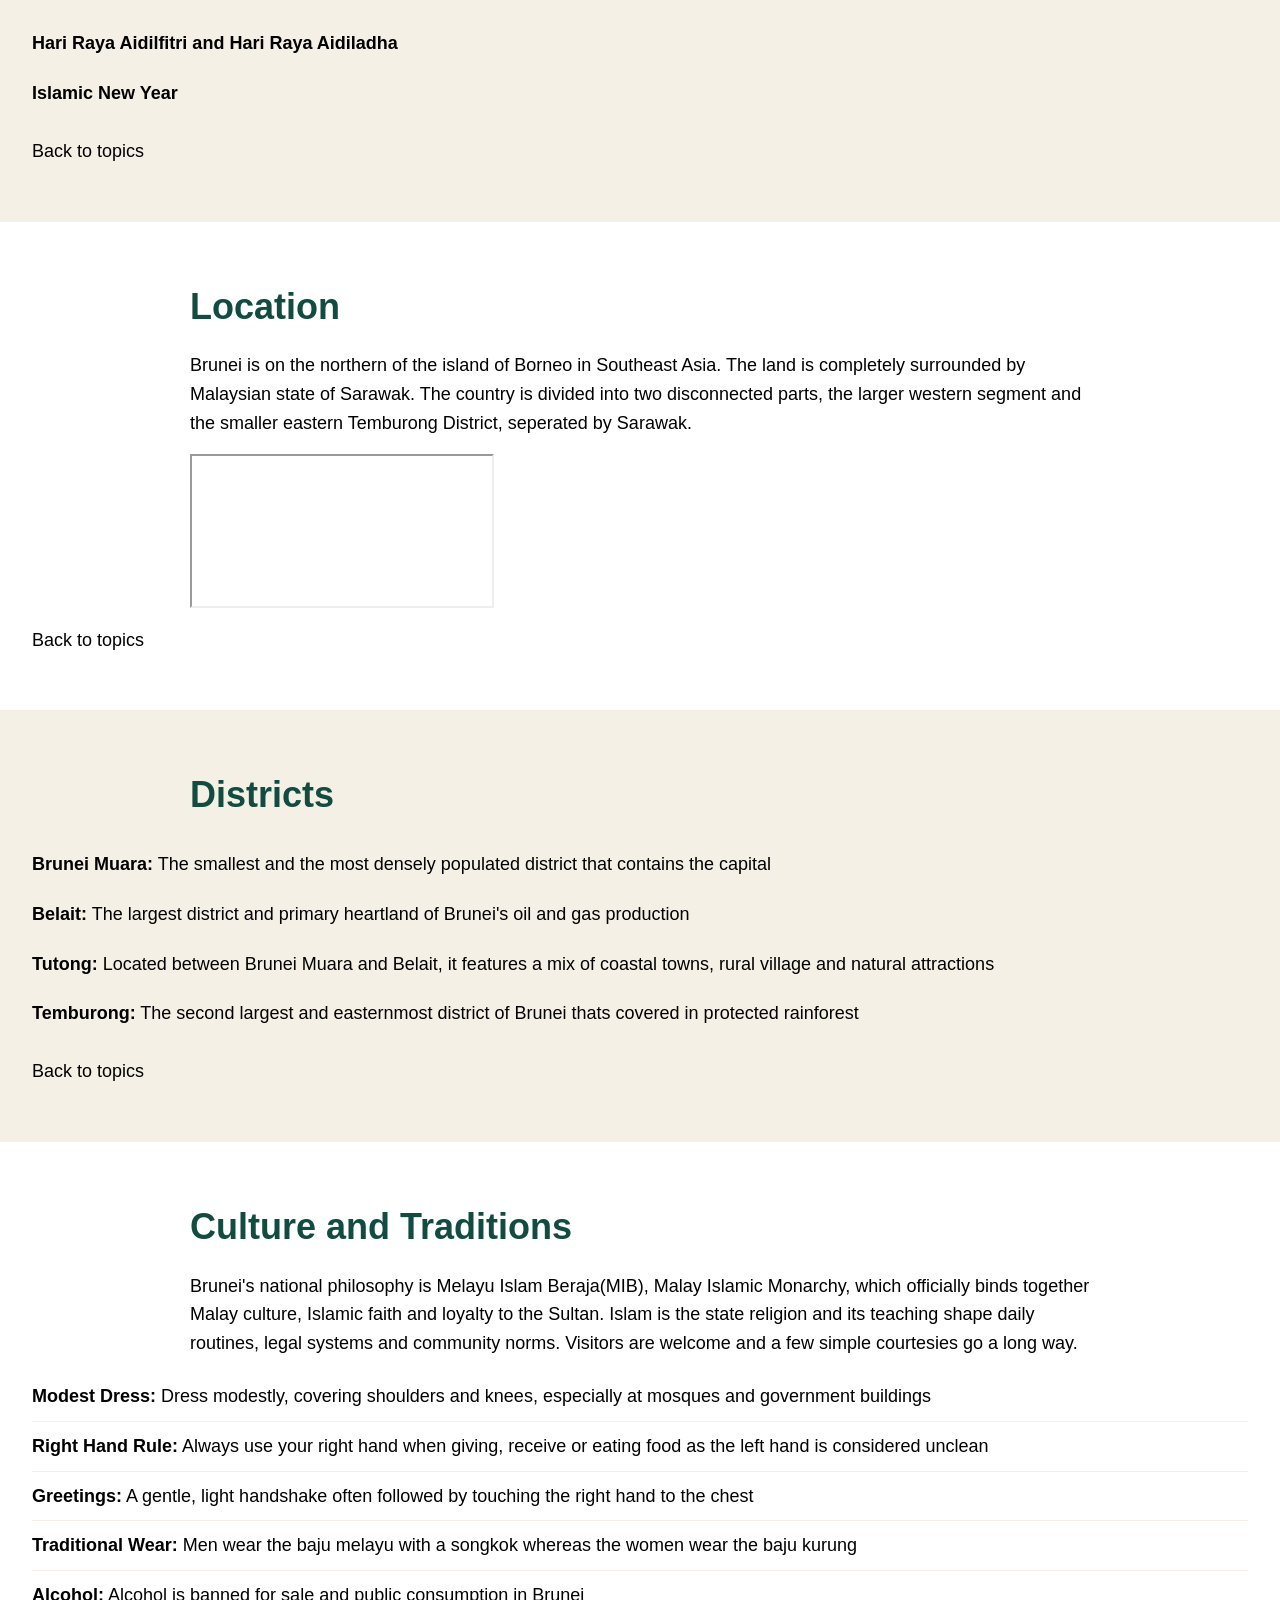
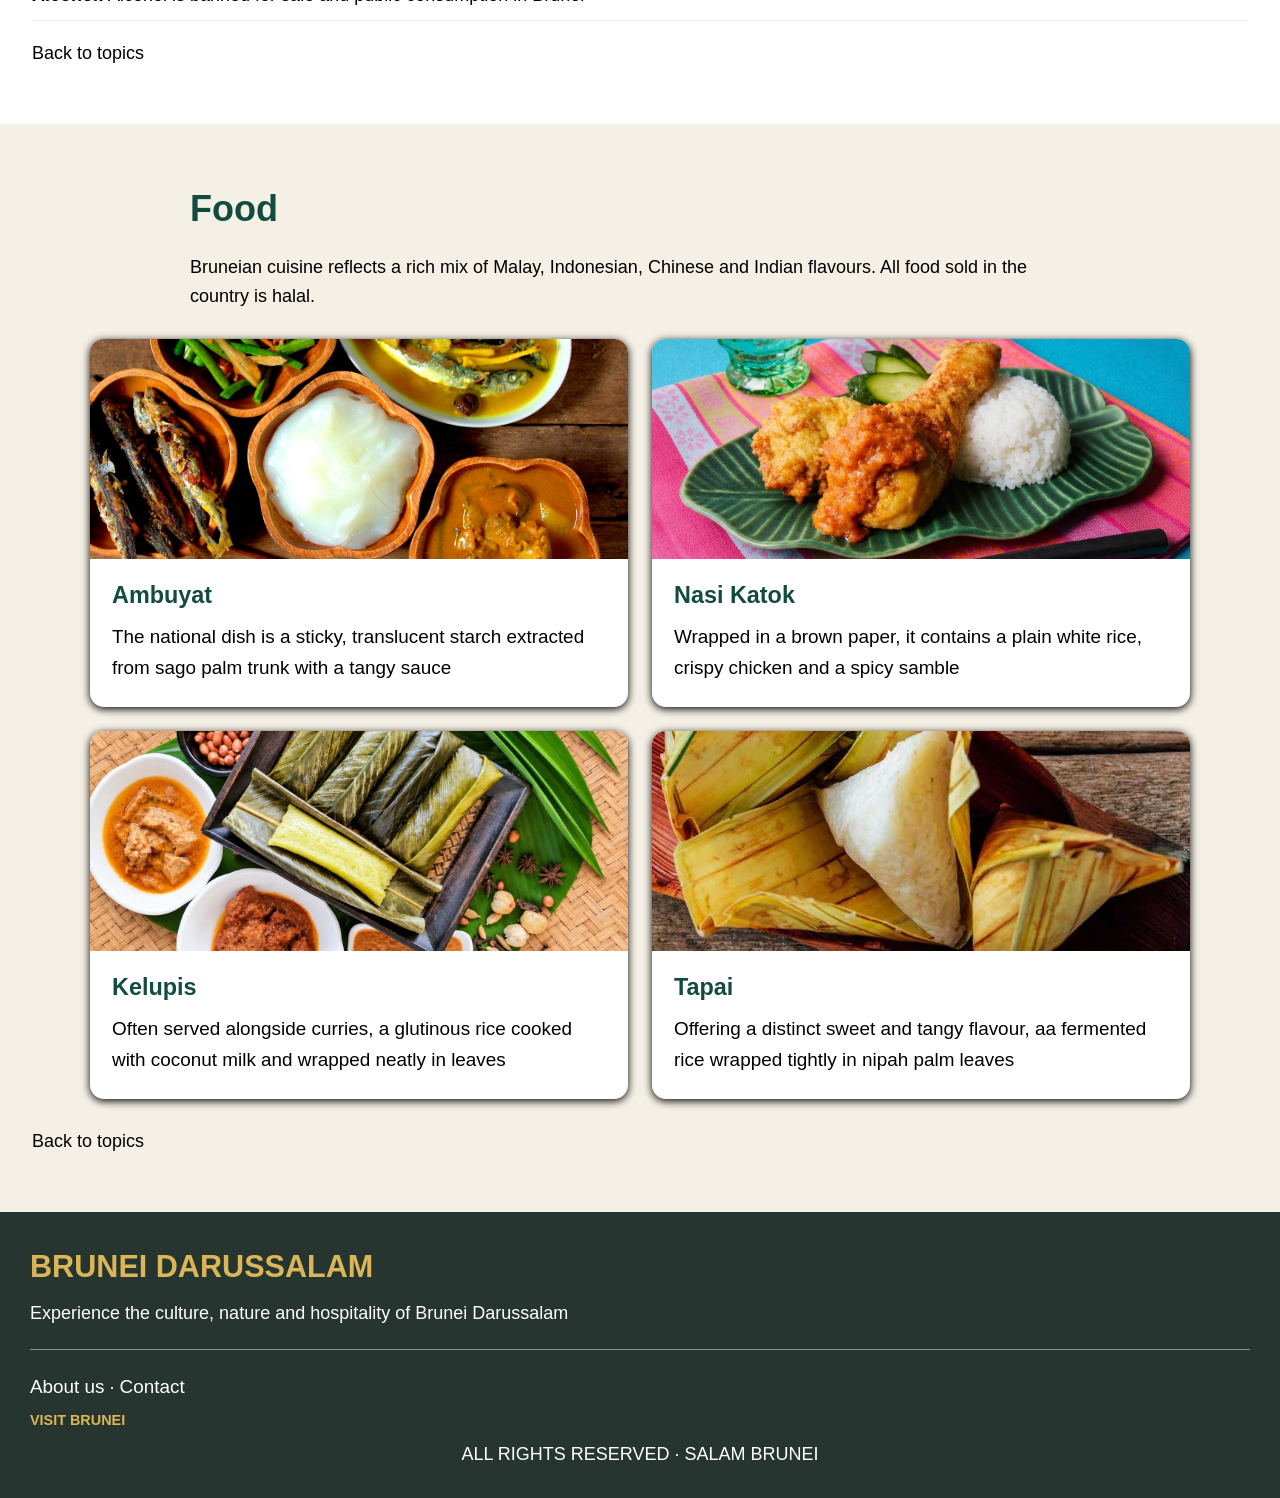
<file: discover.html>
<!DOCTYPE html>
<html lang="en">
<head>
    <meta charset="UTF-8">
    <meta name="viewport" content="width=device-width, initial-scale=1.0">
    <title>Visit Brunei | Discover</title>
    <link rel="stylesheet" href="style.css">
</head>
<body>
    <header class="intro2">
        <div class="left3">
            <a href="discover.html" class="flag">
                <img src="images/flag.png" alt="Brunei Flag">
                <span>BWN</span>
            </a>
            <button id="music-btn" class="tool-btn" type="button">🔇 Music off</button>
            <nav class="nav2">
                <a href="index.html">Home</a>
                <a href="discover.html" class="active">Discover Brunei</a>
                <a href="attractions.html">Attractions</a>
                <a href="plan.html">Plan your activities</a>
                <a href="contact.html">Contact</a>
            </nav>
        </div>
    </header>
    <main>
    <section class="introduction" id="topics">
        <p class="eyebrow-dark">INTRODUCTION</p>
        <h2>The Abode of Peace</h2>
        <p>Brunei Darussalam is a small Malay Sultanate on the northern coast of the island of Borneo.
            Its coastline meets the South China Sea and much of its land is still covered in untouched 
            rainforest. Visitors find a calm, safe country with golden mosques, a historic water village 
            and a warm welcoming way of life.
        </p>
        <h3 class="history">A Short History</h3>
        <p>Brunei was once a center of a powerful sultanate that controlled much of Borneo and nearby islands
            from the 15th to 17th century. It became a British protectorate in 1888 and on 1 January 1984, it 
            regained full independence. Today it keeps its royal traditions and Islamic values alive while
            enjoying modern development.
        </p>
        <p class="choosing">Choose a topic below to learn what to expect before you arrive.</p>
    </section>
    <section class="boxes">
        <a href="#facts" class="topic">
            <img src="images/fact.jpeg" alt="Facts">
            <div class="body">
                <h3><span class="icon">🏳️</span>Facts &amp; Figures</h3>
                <p><strong>Capital:</strong> Bandar Seri Begawan.</p><br>
                <p><strong>Language:</strong> Malay, with English widely spoken and Chinese.</p>
            </div>
        </a>
        <a href="#calendar" class="topic">
            <img src="images/calendar.jpeg" alt="Calendar">
            <div class="body">
                <h3><span class="icon">📅</span>Calendar</h3>
                <p>Brunei follows the Islamic calendar, the weekend is Friday and Sunday</p>
            </div>
        </a>
        <a href="#location" class="topic">
            <img src="images/location.jpeg" alt="Map of Brunei">
            <div class="body">
                <h3><span class="icon">📍</span>Location</h3>
                <p>On the north coast of Borneo, beside the South China Sea</p>
            </div>
        </a>
        <a href="#districts" class="topic">
            <img src="images/district.jpeg" alt="Brunei districts">
            <div class="body">
                <h3><span class="icon">🛣️</span>Districts</h3>
                <p>Brunei is divided into four first-levels administrative divisions called districts</p>
            </div>
        </a>
        <a href="#culture" class="topic">
            <img src="images/culture.jpeg" alt="Bruneian culture">
            <div class="body">
                <h3><span class="icon">🕌</span>Culture and Traditions</h3>
                <p>Blend of Malay traditions, Islamic faith and royal governance</p>
            </div>
        </a>
        <a href="#food" class="topic">
            <img src="images/food.jpeg" alt="food">
            <div class="body">
                <h3><span class="icon">🍽️</span>Food</h3>
                <p>Try ambuyat, nasi katok and other local favourites</p>
            </div>
        </a>
    </section>
    <section class="Qdetails" id="details">
        <h2>Facts Figures</h2>
        <div class="facts-layout">
            <div class="facts-text">
                <ul class="lists">
                    <li><strong>Official name:</strong> Negara Brunei Darussalam</li>
                    <li><strong>Capital:</strong> Bandar Seri Begawan</li>
                    <li><strong>Independence:</strong> 1 January 1984</li>
                    <li><strong>Government:</strong> Absolute monarchy led by His Majesty the Sultan</li>
                    <li><strong>Language:</strong> Malay officially, English and Chinese</li>
                    <li><strong>Currency:</strong> Brunei Dollar (BND)</li>
                    <li><strong>Religion:</strong> Islam</li>
                </ul>
            <p><strong>Flag:</strong> A yellow background with white and black diagonal stripes 
            and the national crest in red in the center
            </p>
            <img src="images/flag.png" alt="Flag of Brunei" class="flag-img">
            </div>
            <aside class="sultan-card">
                <img src="images/sultan.jpeg" alt="His Majesty Sultan Haji Hassanal Bolkaih">
                <div class="sultan-text">
                    <h3>His Majesty Sultan Haji Hassanal Bolkiah</h3>
                    <p class="sultan-number">29th Sultan of Brunei Darussalam</p>
                    <p class="sultan-note">On the throne since 4 October 1967</p>
                </div>
            </aside>
        </div>
        <a href="#topics" class="backlink">Back to topics</a>
    </section>
    <section class="Qdetails alt" id="calendar">
        <h2>Calendar</h2>
        <p>Brunei uses the Gregorian calendar for daily life, alongside the Islamic (Hijri) calendar
           for religious events and Chinese lunar calendar for events like Chinese New Year.
        </p>
        <ul class="fact-list">
            <h3>Fixed Date Public Holiday</h3>
            <li><strong>National Day:</strong> 23 February</li>
            <li><strong>His Majesty the Sultan Birthday:</strong> 15 July</li>
            <li><strong>Royal Brunei Armed Forces Day:</strong> 31 May</li>
        </ul>
        <ul class="fact-list">
            <h3>Movable & Moon-dependat Islamic Holidays</h3>
            <li><strong>Start of Ramadan</strong></li>
            <li><strong>Hari Raya Aidilfitri and Hari Raya Aidiladha</strong></li>
            <li><strong>Islamic New Year</strong></li>
        </ul>
        <a href="#topics" class="backlink">Back to topics</a>
    </section>
    <section class="Qdetails" id="location">
        <h2>Location</h2>
        <p>Brunei is on the northern of the island of Borneo in Southeast Asia. The land is completely
            surrounded by Malaysian state of Sarawak. The country is divided into two disconnected parts,
            the larger western segment and the smaller eastern Temburong District, seperated by Sarawak.
        </p>
        <div class="map">
            <iframe title="Map of Brunei" loading="lazy" src="https://www.google.com/maps?q=Brunei&output=embed"></iframe>
        </div>
        <a href="#topics" class="backlink">Back to topics</a>
    </section>
    <section class="Qdetails alt" id="districts">
        <h2>Districts</h2>
        <ul class="fact-list">
            <li><strong>Brunei Muara:</strong> The smallest and the most densely populated district that 
            contains the capital</li>
            <li><strong>Belait:</strong> The largest district and primary heartland of Brunei's oil and
            gas production</li>
            <li><strong>Tutong:</strong> Located between Brunei Muara and Belait, it features a mix of
            coastal towns, rural village and natural attractions</li>
            <li><strong>Temburong:</strong> The second largest and easternmost district of Brunei thats
            covered in protected rainforest</li>
        </ul>
        <a href="#topics" class="backlink">Back to topics</a>
    </section>
    <section class="Qdetails" id="culture">
        <h2>Culture and Traditions</h2>
        <p>Brunei's national philosophy is Melayu Islam Beraja(MIB), Malay Islamic Monarchy, which officially
            binds together Malay culture, Islamic faith and loyalty to the Sultan. Islam is the state religion
            and its teaching shape daily routines, legal systems and community norms. Visitors are welcome 
            and a few simple courtesies go a long way.
        </p>
        <ul class="fact-list">
            <li><strong>Modest Dress:</strong> Dress modestly, covering shoulders and knees, especially
            at mosques and government buildings</li>
            <li><strong>Right Hand Rule:</strong> Always use your right hand when giving, receive or 
            eating food as the left hand is considered unclean</li>
            <li><strong>Greetings:</strong> A gentle, light handshake often followed by touching the 
            right hand to the chest</li>
            <li><strong>Traditional Wear:</strong> Men wear the baju melayu with a songkok whereas
            the women wear the baju kurung</li>
            <li><strong>Alcohol:</strong> Alcohol is banned for sale and public consumption in Brunei</li>
        </ul>
        <a href="#topics" class="backlink">Back to topics</a>
    </section>
    <section class="Qdetails alt" id="food">
        <h2>Food</h2>
        <p>Bruneian cuisine reflects a rich mix of Malay, Indonesian, Chinese and Indian flavours.
            All food sold in the country is halal.
        </p>
        <div class="food-grid">
            <div class="food-card">
                <img src="images/ambuyat.jpeg" alt="Ambuyat">
                <div class="food-info">
                    <h3>Ambuyat</h3>
                    <p>The national dish is a sticky, translucent starch extracted from sago palm trunk
                        with a tangy sauce
                    </p>
                </div>
            </div>
            <div class="food-card">
                <img src="images/nasikatok.jpeg" alt="Nasi Katok">
                <div class="food-info">
                    <h3>Nasi Katok</h3>
                    <p>Wrapped in a brown paper, it contains a plain white rice, crispy chicken and a 
                        spicy samble
                    </p>
                </div>
            </div>
            <div class="food-card">
                <img src="images/kelupis.jpeg" alt="Kelupis">
                <div class="food-info">
                    <h3>Kelupis</h3>
                    <p>Often served alongside curries, a glutinous rice cooked with coconut milk and 
                        wrapped neatly in leaves
                    </p>
                </div>
            </div>
            <div class="food-card">
                <img src="images/tapai.jpeg" alt="Tapai">
                <div class="food-info">
                    <h3>Tapai</h3>
                    <p>Offering a distinct sweet and tangy flavour, aa fermented rice wrapped tightly
                        in nipah palm leaves
                    </p>
                </div>
            </div>
        </div>
        <a href="#topics" class="backlink">Back to topics</a>
    </section>
    </main>
    <footer class="footer">
        <h2>BRUNEI DARUSSALAM</h2>
        <p>Experience the culture, nature and hospitality of Brunei Darussalam</p>
        <hr>
        <p class="links">
            <a href="discover.html">About us</a> &middot;
            <a href="contact.html">Contact</a>
        </p>
        <p class="tag">VISIT BRUNEI</p>
        <P class="copyright">ALL RIGHTS RESERVED &middot; SALAM BRUNEI</P>
    </footer>
    <audio id="bg-music" src="audio/audio.mp3" loop></audio>
    <script src="script.js"></script>
</body>
</html>
</file>
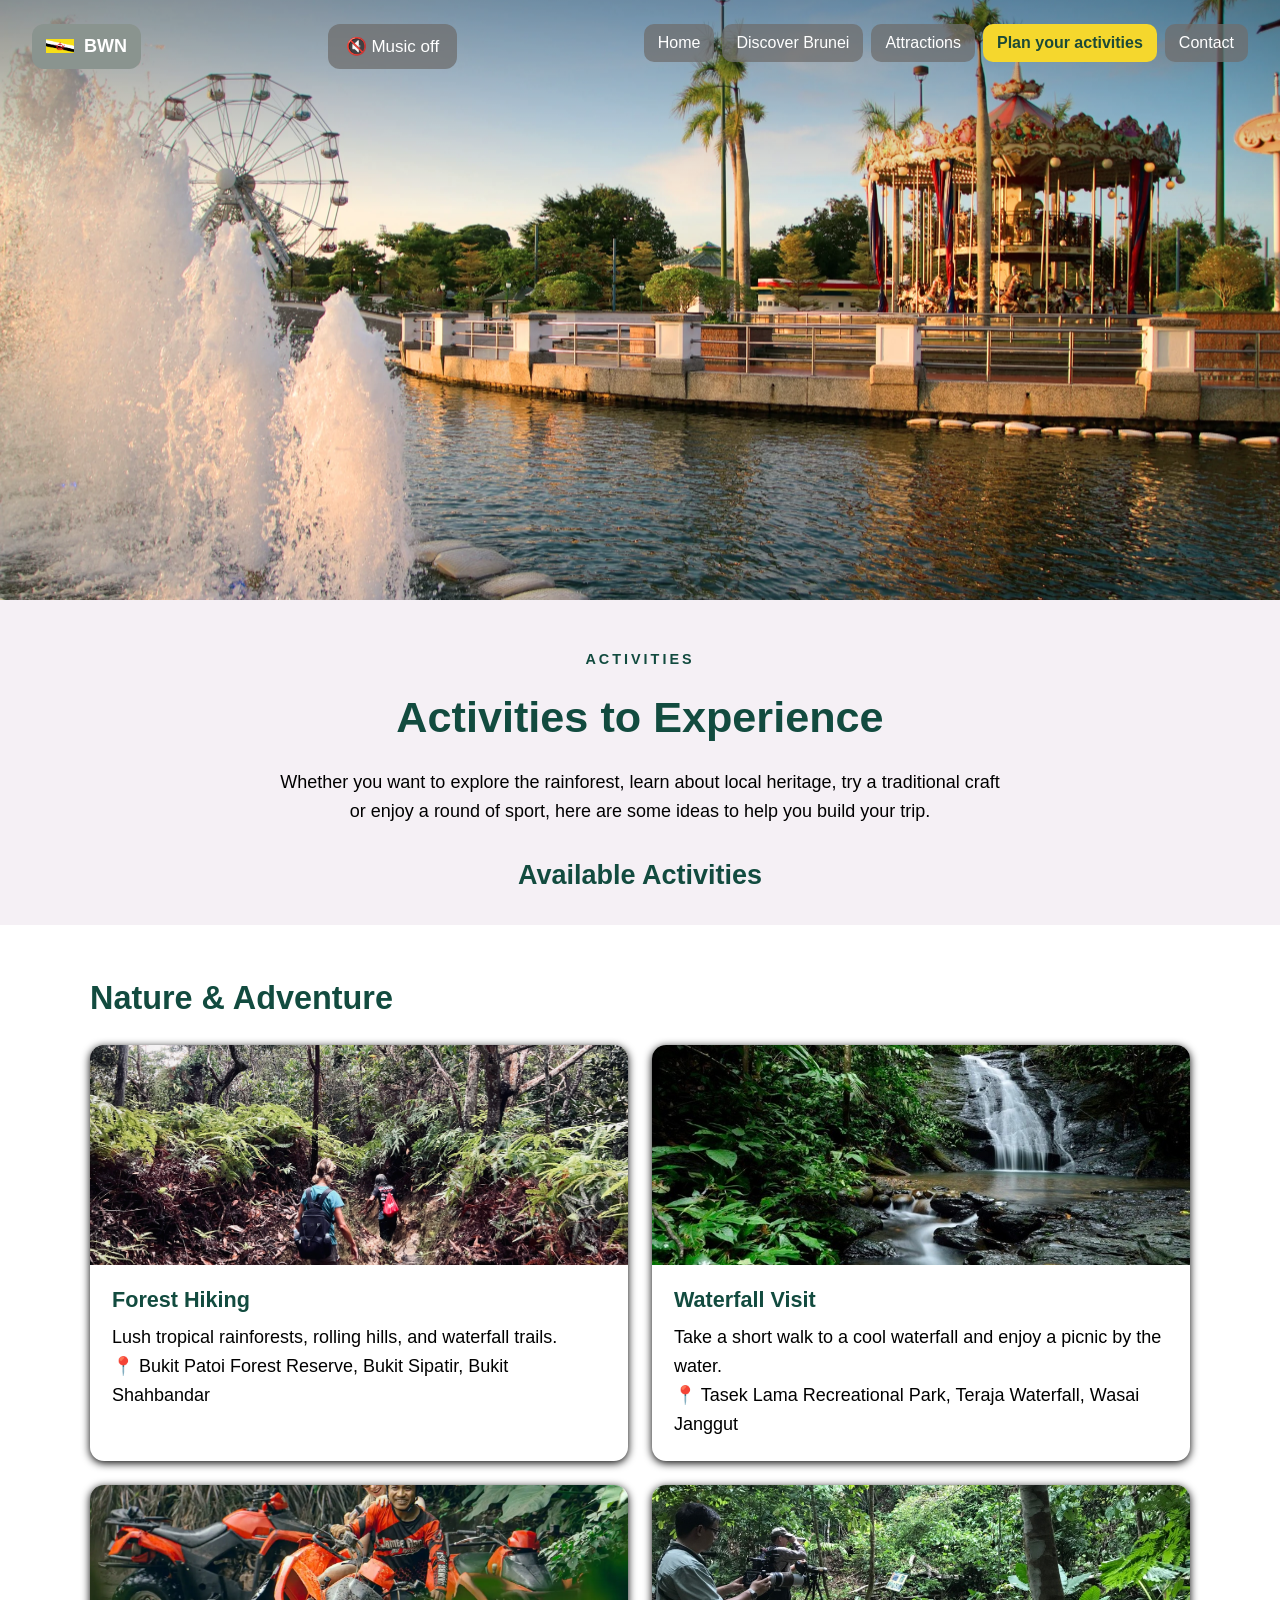
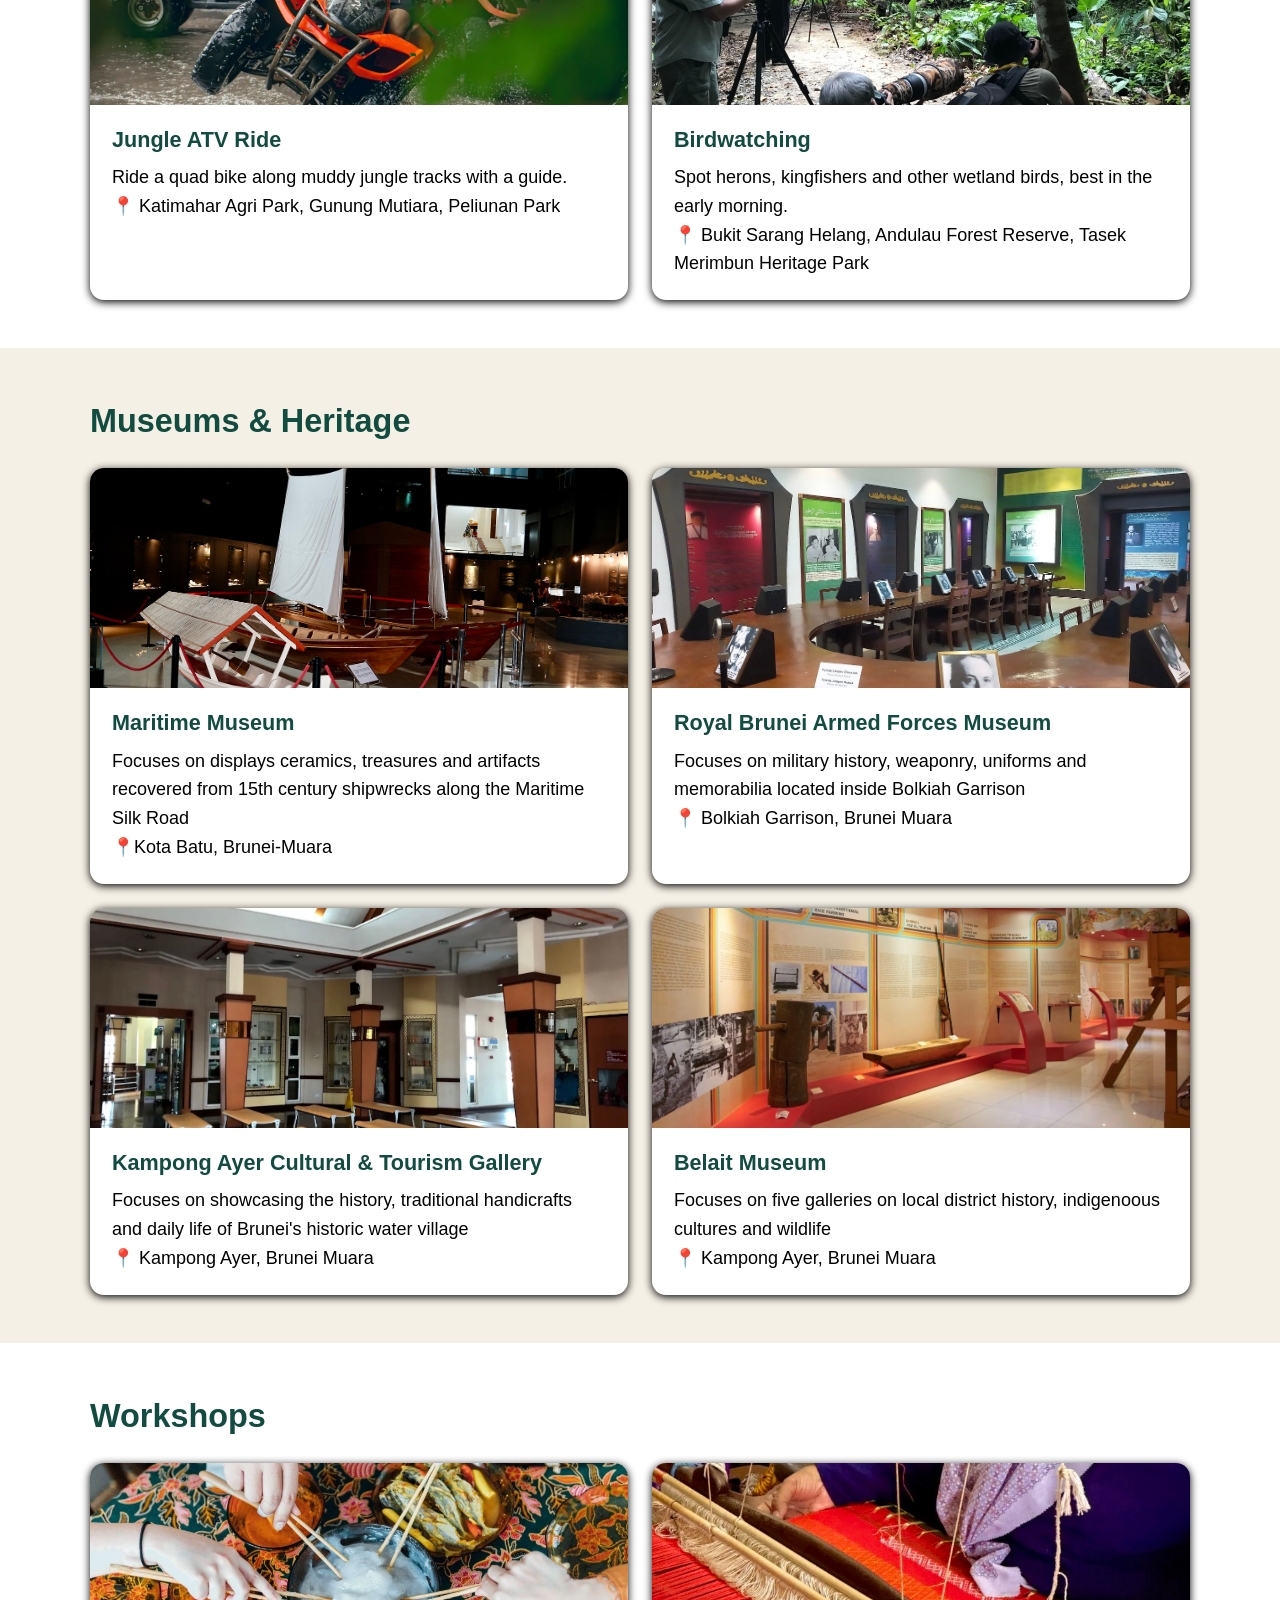
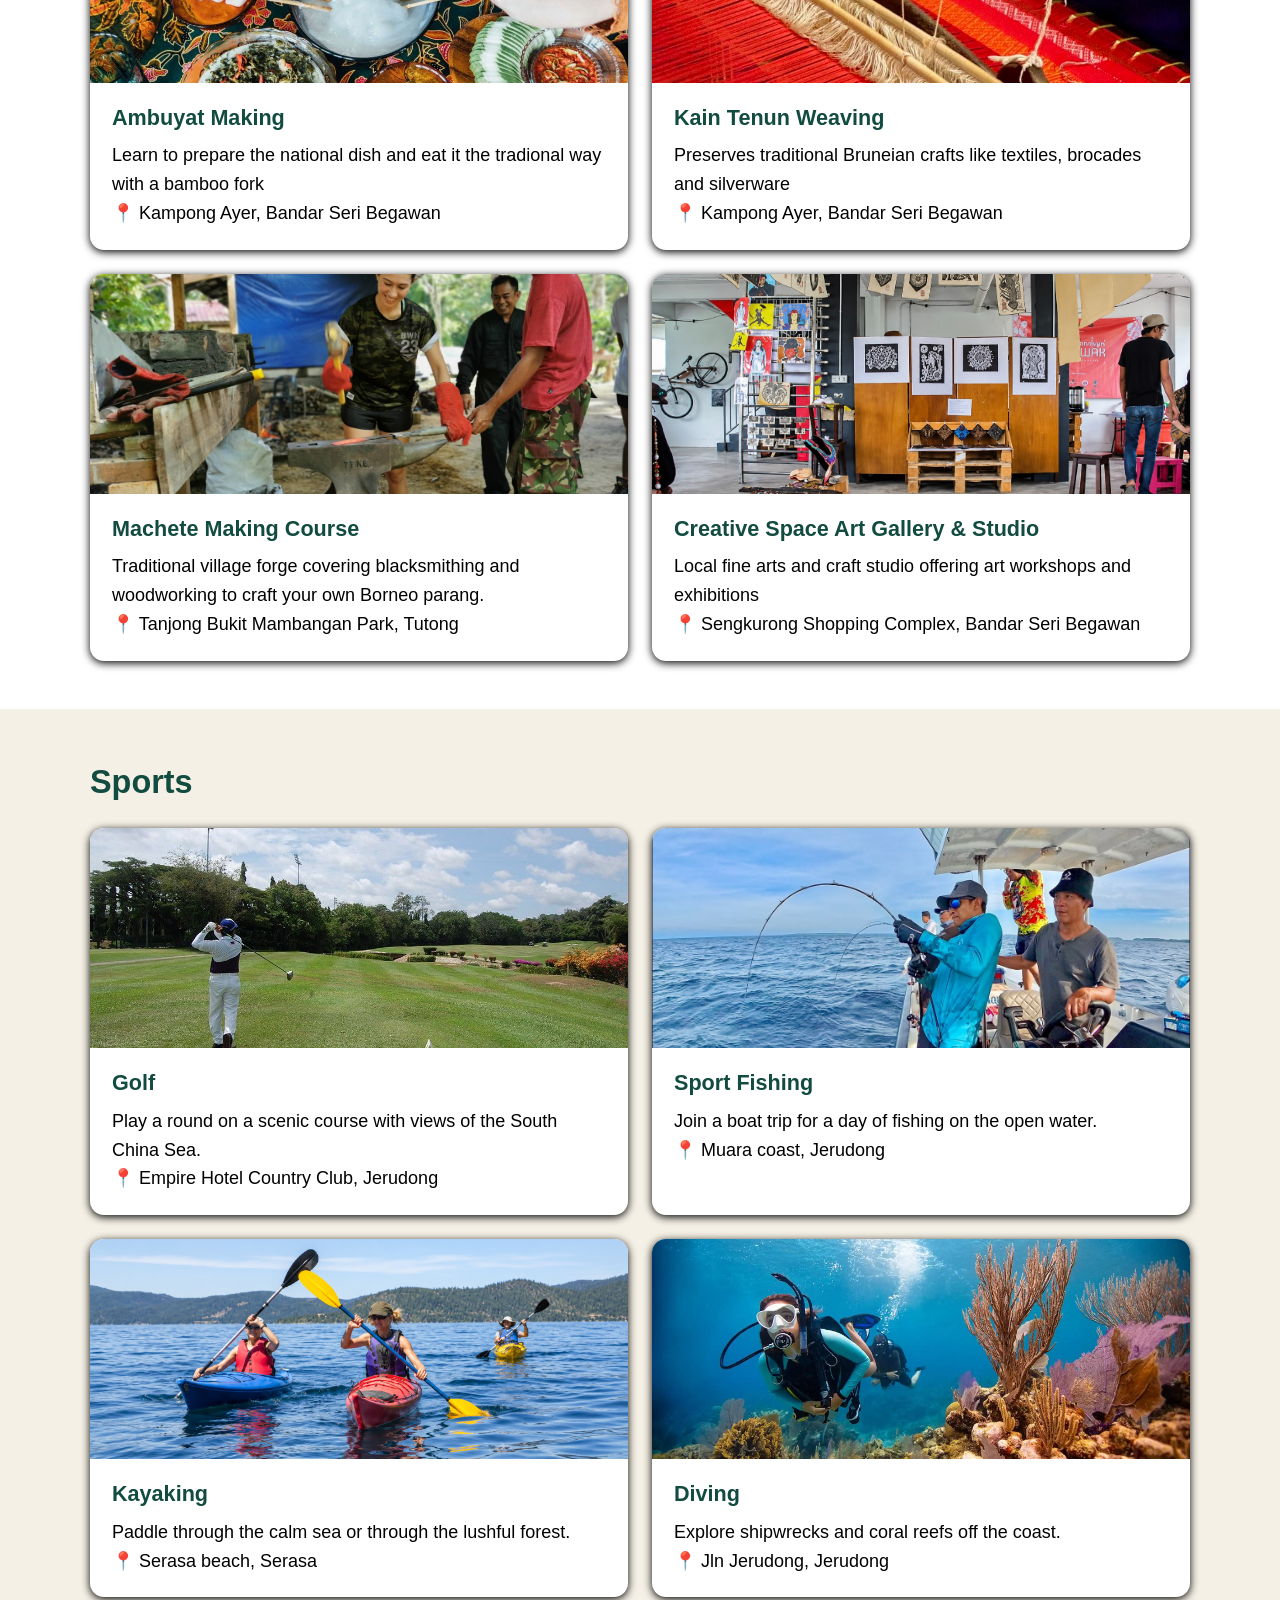
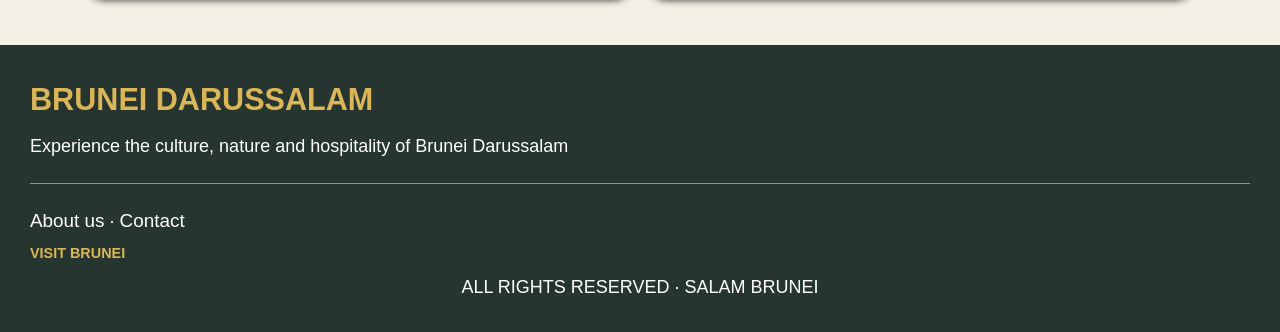
<file: plan.html>
<!DOCTYPE html>
<html lang="en">
<head>
    <meta charset="UTF-8">
    <meta name="viewport" content="width=device-width, initial-scale=1.0">
    <title>Visit Brunei | Plan Your Activities</title>
    <link rel="stylesheet" href="style.css">
</head>
<body>
    <header class="intro4">
        <div class="left3">
            <a href="plan.html" class="flag">
                <img src="images/flag.png" alt="Brunei Flag">
                <span>BWN</span>
            </a>
            <button id="music-btn" class="tool-btn" type="button">🔇 Music off</button>
            <nav class="navatt">
                <a href="index.html">Home</a>
                <a href="discover.html">Discover Brunei</a>
                <a href="attractions.html">Attractions</a>
                <a href="plan.html" class="active">Plan your activities</a>
                <a href="contact.html">Contact</a>
            </nav>
        </div>
    </header>
    <main>
        <section class="introduction">
            <p class="eyebrow-dark">ACTIVITIES</p>
            <h2>Activities to Experience</h2>
            <p>Whether you want to explore the rainforest, learn about local heritage, try a 
                traditional craft or enjoy a round of sport, here are some ideas to help you
                build your trip.
            </p>
            <h3 class="history">Available Activities </h3>
        </section>
        <section class="districts">
            <h2>Nature &amp; Adventure</h2>
            <div class="places">
                <article class="info-card">
                    <img src="images/hiking.jpeg" alt="Hiking">
                    <div class="card-text">
                        <h3>Forest Hiking</h3>
                        <p>Lush tropical rainforests, rolling hills, and waterfall trails.</p>
                        <p class="card-location">📍 Bukit Patoi Forest Reserve, Bukit Sipatir,
                            Bukit Shahbandar
                        </p>
                    </div>
                </article>
                <article class="info-card">
                    <img src="images/waterfall.jpeg" alt="Waterfall">
                    <div class="card-text">
                        <h3>Waterfall Visit</h3>
                        <p>Take a short walk to a cool waterfall and enjoy a picnic by the water.</p>
                        <p class="card-location">📍 Tasek Lama Recreational Park, Teraja Waterfall,
                            Wasai Janggut
                        </p>
                    </div>
                </article>
                <article class="info-card">
                    <img src="images/atv.jpeg" alt="Atv ride">
                    <div class="card-text">
                        <h3>Jungle ATV Ride</h3>
                        <p>Ride a quad bike along muddy jungle tracks with a guide.</p>
                        <p class="card-location">📍 Katimahar Agri Park, Gunung Mutiara, Peliunan 
                            Park
                        </p>
                    </div>
                </article>
                <article class="info-card">
                    <img src="images/birdwatching.jpeg" alt="Birdwatching">
                    <div class="card-text">
                        <h3>Birdwatching</h3>
                        <p>Spot herons, kingfishers and other wetland birds, best in the early morning.</p>
                        <p class="card-location">📍 Bukit Sarang Helang, Andulau Forest Reserve,
                            Tasek Merimbun Heritage Park
                        </p>
                    </div>
                </article>
            </div>
        </section>
        <section class="districts alt">
            <h2>Museums &amp; Heritage</h2>
            <div class="places">
                <article class="info-card">
                    <img src="images/MaritimeMuseum.jpeg" alt="Maritime Museum">
                    <div class="card-text">
                        <h3>Maritime Museum</h3>
                        <p>Focuses on displays ceramics, treasures and artifacts recovered from 15th century
                            shipwrecks along the Maritime Silk Road
                        </p>
                        <p class="card-location"> 📍Kota Batu, Brunei-Muara </p>
                    </div>
                </article>
                <article class="info-card">
                    <img src="images/ArmedForcesMuseum.jpeg" alt="Royal Brunei Armed Forces Museum">
                    <div class="card-text">
                        <h3>Royal Brunei Armed Forces Museum</h3>
                        <p>Focuses on military history, weaponry, uniforms and memorabilia located inside 
                            Bolkiah Garrison
                        </p>
                        <p class="card-location"> 📍 Bolkiah Garrison, Brunei Muara</p>
                    </div>
                </article>
                <article class="info-card">
                    <img src="images/KampongAyerGallery.jpeg" alt="Kampong Ayer Cultural & Tourism Gallery">
                    <div class="card-text">
                        <h3>Kampong Ayer Cultural & Tourism Gallery</h3>
                        <p>Focuses on showcasing the history, traditional handicrafts and daily life of Brunei's
                            historic water village
                        </p>
                        <p class="card-location"> 📍 Kampong Ayer, Brunei Muara</p>
                    </div>
                </article>
                <article class="info-card">
                    <img src="images/BelaitMuseum.jpeg" alt="Belait Museum">
                    <div class="card-text">
                        <h3>Belait Museum</h3>
                        <p>Focuses on five galleries on local district history, indigenoous cultures and wildlife
                        </p>
                        <p class="card-location"> 📍 Kampong Ayer, Brunei Muara</p>
                    </div>
                </article>
            </div>
        </section>
        <section class="districts">
            <h2>Workshops</h2>
            <div class="places">
                <article class="info-card">
                    <img src="images/ambuyatworkshop.jpeg" alt="Making Ambuyat">
                    <div class="card-text">
                        <h3>Ambuyat Making</h3>
                        <p>Learn to prepare the national dish and eat it the tradional way with a bamboo fork</p>
                        <p class="card-location"> 📍 Kampong Ayer, Bandar Seri Begawan</p>
                    </div>
                </article>
                <article class="info-card">
                    <img src="images/kainweaving.jpeg" alt="Weaving Kain Tenun">
                    <div class="card-text">
                        <h3>Kain Tenun Weaving</h3>
                        <p>Preserves traditional Bruneian crafts like textiles, brocades and silverware</p>
                        <p class="card-location"> 📍 Kampong Ayer, Bandar Seri Begawan</p>
                    </div>
                </article>
                <article class="info-card">
                    <img src="images/machetemaking.jpeg" alt="Machete Making Course">
                    <div class="card-text">
                        <h3>Machete Making Course</h3>
                        <p>Traditional village forge covering blacksmithing and woodworking to craft your own Borneo parang.</p>
                        <p class="card-location"> 📍 Tanjong Bukit Mambangan Park, Tutong</p>
                    </div>
                </article>
                <article class="info-card">
                    <img src="images/creativespaceart.jpeg" alt="Creative Space Art Gallery & Studio">
                    <div class="card-text">
                        <h3>Creative Space Art Gallery & Studio</h3>
                        <p>Local fine arts and craft studio offering art workshops and exhibitions</p>
                        <p class="card-location"> 📍 Sengkurong Shopping Complex, Bandar Seri Begawan</p>
                    </div>
                </article>
            </div>
        </section>
        <section class="districts alt">
            <h2>Sports</h2>
            <div class="places">
                <article class="info-card">
                    <img src="images/golf.jpeg" alt="Golf course">
                    <div class="card-text">
                        <h3>Golf</h3>
                        <p>Play a round on a scenic course with views of the South China Sea.</p>
                        <p class="card-location"> 📍 Empire Hotel Country Club, Jerudong</p>
                    </div>
                </article>
                <article class="info-card">
                    <img src="images/fishing.jpeg" alt="Sport fishing">
                    <div class="card-text">
                        <h3>Sport Fishing</h3>
                        <p>Join a boat trip for a day of fishing on the open water.</p>
                        <p class="card-location"> 📍 Muara coast, Jerudong</p>
                    </div>
                </article>
                <article class="info-card">
                    <img src="images/kayak.jpeg" alt="Kayaking">
                    <div class="card-text">
                        <h3>Kayaking</h3>
                        <p>Paddle through the calm sea or through the lushful forest.</p>
                        <p class="card-location"> 📍 Serasa beach, Serasa</p>
                    </div>
                </article>
                <article class="info-card">
                    <img src="images/dive.jpeg" alt="Diving">
                    <div class="card-text">
                        <h3>Diving</h3>
                        <p>Explore shipwrecks and coral reefs off the coast.</p>
                        <p class="card-location"> 📍 Jln Jerudong, Jerudong</p>
                    </div>
                </article>
            </div>
        </section>
    </main>
    <footer class="footer">
        <h2>BRUNEI DARUSSALAM</h2>
        <p>Experience the culture, nature and hospitality of Brunei Darussalam</p>
        <hr>
        <p class="links">
            <a href="discover.html">About us</a> &middot;
            <a href="contact.html">Contact</a>
        </p>
        <p class="tag">VISIT BRUNEI</p>
        <P class="copyright">ALL RIGHTS RESERVED &middot; SALAM BRUNEI</P>
    </footer>
    <audio id="bg-music" src="audio/audio.mp3" loop></audio>
    <script src="script.js"></script>
</body>
</html>
</file>
<file: style.css>
* {
    margin: 0px;
    padding: 0;
    box-sizing: border-box;
}

html {
    font-size: 112.5%;
}

body {
    font-family: Arial, Helvetica, sans-serif;
    color: #000000;
    line-height: 1.6;
}

a {
    text-decoration: none;
    color: inherit;
}

img{
    display: block;
    width: 100%;
}

.left {
    align-items: flex-start;
    display: flex;
    flex-wrap: wrap;
    justify-content: space-between;
    gap: 16px;
}

.flag {
    align-self: flex-start;
    display: flex;
    align-items: center;
    gap: 10px;
    background: #8a948f;
    color:#ffffff;
    font-weight: bold;
    padding: 8px 14px;
    border-radius: 12px;
}

.flag img {
    width: 28px;
    height: auto;
}

.title {
    color:#dbb658;
    font-weight: bold;
    font-size: 1.1rem;
    letter-spacing: 1px;
}

.intro h1 {
    font-family: "Arial Black", Impact, Arial, sans-serif;
    color:#dbb658;
    font-size: 5.5rem;
    line-height: 1;
    letter-spacing: -2px;
}

.nav {
    display: flex;
    flex-wrap: wrap;
    justify-content: flex-end;
    gap: 12px;
}

.nav a {
    display: inline-block;
    font-size: 19px;
    line-height: 1.4;
    padding: 12px 22px;
    border-radius: 12px;
    font-weight: normal;
    white-space: nowrap;
    background: rgba(110, 110, 110, 0.75);
    color:#ffffff;
    text-decoration: none;
}

.nav a:hover {
    background: rgba(70, 70, 70, 0.9);
}

.nav a.active {
    background:#f5d72d;
    color:#1c4a37;
    font-weight: bold;
}

.information h2 {
    color:#dbb658;
    font-size: 1.5rem;
    letter-spacing: 3px;
    margin-bottom: 10px;
}

.information p {
    color:#dbb658;
    font-size: 1.2rem;
    line-height: 1.6;
    text-align: justify;
    margin-bottom: 22px;
}

.btn {
    background:#dbb658;
    display: inline-block;
    color:#124b3f;
    font-weight: bold;
    padding: 12px 20px;
    border-radius: 6px;
}

.information a.btn {
    display: inline-block;
    background:#dbb658;
    color:#26352f;
    font-weight: bold;
    padding: 10px 16px;
    border-radius: 6px;
}

.btn:hover {
    background:#ffffff;
}

.information a.btn:hover {
    background:#ffffff
}

.intro1 {
    display: flex;
    flex-direction: column;
    min-height: 600px;
    padding: 24px 40px;
    background: linear-gradient(180deg, rgba(0, 0, 0, 0.35) 0%, rgba(0, 0, 0, 0) 40%),
                url(images/mosque.jpeg) center / cover no-repeat;
}

.description {
    background:#26352f;
    margin: 0 auto;
    width: 100%;
    box-sizing: border-box;
    padding: 40px 64px 48px;
}

.description-text {
    background:#26352f;
    color: #ffffff;
    padding: 28px 32px 40px;
}

.info {
    color:#dbb658;
    font-weight: bold;
    font-size: 1.05rem;
    margin-bottom: 20px;
}

.descrpition-text h1 {
    color:#ffffff;
    font-size: 2rem;
    margin-bottom: 10px;
}

.experience {
    background: #f5f0e5;
    padding: 32px;
}

.experience h2 {
    color:#124b3f;
    font-size: 1.7rem;
}

.subtitle {
    margin: 6px 0 20px;
    font-size: 1.1rem;
}

.cards {
    display: grid;
    grid-template-columns: repeat(2, 1fr);
    gap: 25px;
}

.card img {
    height: 350px;
    object-fit: cover;
    border-radius: 15px;
    margin-bottom: 10px;
}

.card h3 p {
    font-size: 1.25rem;
    color:#000000;
}

.activities {
    background:#ffffff;
    padding: 48px 32px;
}

.activities h2 {
    color:#124b3f;
    font-size: 1.9rem;
}

.activity-section {
    display: grid;
    grid-template-columns: repeat(2, 1fr);
    gap: 24px;
    margin-top: 28px;
}

.activity {
    background: #f5f0e5;
    border-radius: 16px;
    padding: 20 28 28px;
    overflow: hidden;
    display: flex;
    flex-direction: column;
    flex-grow: 1;
}

.activity img {
    width: 100%;
    height: 350px;
    object-fit: cover;
    margin-bottom: 16px;
}

.activity h3 {
    color:#124b3f;
    font-size: 1.3rem;
    margin-bottom: 8px;
    margin-left: 28px;
    margin-right: 28px;
}

.activity p {
    font-size: 1.05rem;
    margin-bottom: 20px;
    flex-grow: 1;
    margin-left: 28px;
    margin-right: 28px;
}

.activities .interest-btn {
    margin-left: 28px;
}

.interest-btn {
    align-self: flex-start;
    background:#124b3f;
    color:#ffffff;
    font-weight: bold;
    padding: 10px 18px;
    border-radius: 8px;
}

.interest-btn:hover {
    background:#dbb658;
    color:#124b3f;
}

.more {
    grid-column: 1 / -1;
    margin-top: 16px;
    justify-content: center;
    display: flex;
}

.more-btn {
    display: inline-block;
    background:#dbb658;
    color:#124b3f;
    font-weight: bold;
    font-size: 1.1rem;
    padding: 14px 28px;
    border-radius: 8px;
    margin: 0;
}

.more-btn:hover {
    background:#124b3f;
    color:#ffffff;
}

.footer {
    background: #26352f;
    color:#ffffff;
    padding: 30px 30px;
}

.footer h2  {
    color:#dbb658;
    font-size: 1.7rem;
    margin-bottom: 8px;
}

.footer hr {
    border: none;
    border-top: 1px solid #8a948f;
    margin: 22px 0;
}

.footer p a {
    font-size: 1.05rem;
}

.links a {
    color:#ffffff;
}

.links a:hover {
    color:#dbb658
}

.tag {
    color:#dbb658;
    font-size: 0.8rem;
    font-weight: bold;
    margin-top: 6px;
}

.copyright {
    text-align:center;
    margin-top: 8px;
}

.intro2 {
    min-height: 600px;
    display: flex;
    flex-direction: column;
    padding: 24px 32px 40px;
    background: linear-gradient(180deg, rgba(0,0,0,0.35) 0%, rgba(0,0,0,0) 40%),
                url(images/discover.jpeg) center/ cover no-repeat;
}

.left2 {
    display: flex;
    flex-wrap: wrap;
    justify-content: space-between;
    align-items: flex-start;
    gap: 16px;
}

.nav2 {
    display: flex;
    flex-wrap: wrap;
    justify-content: flex-end;
    gap: 8px;
}

.nav2 a {
    display: inline-block;
    background: rgba(110, 110, 110, 0.75);
    color:#ffffff;
    padding: 8px 14px;
    border-radius: 10px;
    font-size: 16px;
    font-weight: normal;
    line-height: 1.4;
    white-space: nowrap;
    text-decoration: none;
}

.nav2 a:hover {
    background: rgba(70, 70, 70, 0.9);
}

.nav2 a.active {
    background: #f5d72d;
    color: #1c4a37;
    font-weight: bold;
}

.title2 {
    color:#f5d72d;
    font-size: 1.5rem;
    margin: 28px 0 12px;
}

.introduction {
    background: #f5f0f5;
    text-align: center;
    padding: 48px 32px 16px;
}

.eyebrow-dark {
    color:#124b3f;
    font-size: 0.8rem;
    letter-spacing: 3px;
    font-weight: bold;
    margin-bottom: 6px;
}

.introduction h2 {
    color:#124b3f;
    font-size: 2.4rem;
    margin-bottom: 16px;
}

.introduction p {
    max-width: 720px;
    margin: 0 auto 12px;
}

.history {
    color:#124b3f;
    font-size: 1.5rem;
    margin: 28px 0 12px;
}

.choosing {
    font-weight: bold;
    color:#124b3f;
    margin-top: 24px;
}

.boxes {
    background:#f5f0e5;
    display: grid;
    grid-template-columns: repeat(3, 1fr);
    gap: 24px;
    padding: 24px 32px 56px; 
}

.topic {
    background: #ffffff;
    border-radius: 14px;
    overflow: hidden;
    color:#f5f0e5;
    box-shadow: 0 2px 8px #000000;
    transition: transform 0.2s, box-shadow 0.2s; 
}

.topic:hover {
    transform: translateY(-4px);
    box-shadow: 0px 8px 18px #000000;
}

.topic img {
    height: 170px;
    object-fit: cover;
}

.body {
    color:#124b3f;
    font-size: 1.15rem;
    margin-bottom: 8px;
    display: flex;
    align-items: center;
    gap: 10px;
    display: block;
    padding: 16px 20px 20px;
}

.body h3 {
    display: flex;
    align-items: center;
    gap: 10px;
    font-size: 1.05rem;
    line-height: 1.3;
    margin-bottom: 8px;
    white-space: normal;
}

.body p {
    font-size: 0.9rem;
    line-height: 1.5;
    margin: 0 0 4px;
}

.body p strong {
    font-size: inherit;
}

.Qdetails {
    background: #ffffff;
    padding: 56px 32px;
    scroll-margin-top: 10px;
}

.Qdetails.alt {
    background:#f5f0e5;
}

.Qdetails h2 {
    color:#124b3f;
    font-size: 2rem;
    max-width: 900px;
    margin: 0 auto 16px;
}

.Qdetails p, .lists, .map, .backlink {
    max-width: 900px;
    margin-left: auto;
    margin-right: auto;
}  

.Qdetails p {
    margin-bottom: 14px;
}

.Qdetails .flag-img {
    display: block;
    width: 260px;
    max-width: 100%; 
    height: auto;
    margin: 12px auto 24px;
    border: 1px solid #f5f0e5;
    border-radius: 6px;
    box-shadow: 0 2px 8px #000000;
}

.facts-layout {
    max-width: 1100px;
    margin: 0 auto 8px;
    display: grid;
    grid-template-columns: 1fr 320px;
    gap: 40px;
    align-items: start;
}

.fact-list, .facts-layout p {
    max-width: none;
    margin-left: 0;
    margin-right: 0;
}

.flag-img {
    margin: 12px 0 0;
}

.sultan-card {
    background:#f5f0e5;
    border-radius: 14px;
    overflow: hidden;
    box-shadow: 0 2px 8px #000000;
    text-align: center;
}

.sultan-card img {
    width: 100%;
    height: 380px;
    object-fit: cover;
    object-position: top;
}

.sultan-text {
    padding: 18px 20px 24px;
}

.sultan-text h3 {
    color:#1c4a37;
    font-size: 1.15rem;
    line-height: 1.3;
    margin: 0 0 8px;
    max-width: none;
}

.sultan-number {
    font-weight: bold;
    margin: 0 0 4px;
}

.sultan-note {
    font-size: 0.95rem;
    margin: 0;
}

.fact-list {
    list-style: none;
    margin-bottom: 18px;
}

.fact-list li {
    padding: 10px 0;
    border-bottom: 1px solid #f5f0e5
}

.map {
    margin-bottom: 18px;
}

.map iframe {
    display: block;
    color:#124b3f;
    font-weight: bold;
    margin-top: 16px;
}

.backlink:hover {
    color: #8a6d00
}

.food-grid {
    max-width: 1100px;
    margin: 28px auto;
    display: grid;
    grid-template-columns: repeat(2, 1fr);
    gap: 24px;
}

.food-card {
    background: #ffffff;
    border-radius: 14px;
    overflow: hidden;
    box-shadow: 0 2px 8px #000000;
}

.food-card img {
    height: 220px;
    object-fit: cover;
}

.food-info {
    padding: 18px 22px 24px;
}

.food-info h3 {
    color:#124b3f;
    font-size: 1.3rem;
    margin-bottom: 8px;
}

.food-info p {
    font-size: 1.05rem;
    margin: 0;
    max-width: none;
}

.intro3 {
    display: flex;
    flex-direction: column;
    min-height: 600px;
    padding: 24px 32px;
    background: linear-gradient(180deg, rgba(0, 0, 0, 0.35) 0%, rgba(0, 0, 0, 0) 35%),
                url(images/attnav.jpeg) center / cover no-repeat;
}

.left3 {
    display: flex;
    flex-wrap: wrap;
    justify-content: space-between;
    align-items: flex-start;
    gap: 16px;
}

.navatt {
    display: flex;
    flex-direction: row;
    flex-wrap: wrap;
    justify-content: flex-end;
    gap: 8px;
}

.navatt a {
    display: inline-block;
    background: rgba(110, 110, 110, 0.75);
    color: #ffffff;
    font-size: 16px;
    line-height: 1.4;
    padding: 8px 14px;
    border-radius: 10px;
    white-space: nowrap;
    text-decoration: none;
}

.navatt a:hover {
    background:  rgba(70, 70, 70, 0.9);
}

.navatt a.active {
    background: #f5d72d;
    color:#1c4a37;
    font-weight: bold;
}

.districts {
    padding: 48px 32px;
    background:#ffffff;
}

.districts.alt {
    background:#f5f0e5;
}

.districts h2 {
    color:#124b3f;
    font-size: 1.8rem;
    max-width: 1100px;
    margin: 0 auto 20px;
}

.places {
    max-width: 1100px;
    margin: 0 auto;
    display: grid;
    grid-template-columns: repeat(2, 1fr);
    gap: 24px;
}

.info-card {
    background:#ffffff;
    border-radius: 14px;
    overflow: hidden;
    box-shadow: 0 2px 8px #000000;
}

.districts.alt .info-card {
    box-shadow: 0 2px 8px #000000;
}

.info-card img {
    height: 220px;
    object-fit: cover;
}

.card-text {
    padding: 18px 22px 22px;
}

.card-text h3 {
    color:#124b3f;
    font-size: 1.2rem;
    margin-bottom: 6px;
}

.card-text p {
    font-size: 1rem;
    margin: 0;
}

.intro4 {
    display: flex;
    flex-direction: column;
    min-height: 600px;
    padding: 24px 32px;
    background: linear-gradient(180deg, rgba(0, 0, 0, 0.35) 0%, rgba(0, 0, 0, 0) 35%),
                url(images/jp.jpeg) center / cover no-repeat;
}

.intro5 {
    display: flex;
    flex-direction: column;
    min-height: 600px;
    padding: 24px 32px;
    background: linear-gradient(180deg, rgba(0, 0, 0, 0.35) 0%, rgba(0, 0, 0, 0) 35%),
                url(images/hotel.jpeg) center / cover no-repeat;
}

.hotel-card {
    max-width: 1100px;
    margin: 0 auto 24px;
    background:#ffffff;
    border-radius: 14px;
    overflow: hidden;
    box-shadow: 0 2px 8px #000000;
    display: grid;
    grid-template-columns: 1fr 1fr;
}

.hotel-info {
    padding: 22px 24px;
}

.hotel-info h3 {
    color:#124b3f;
    font-size: 1.3rem;
}

.hotel-price {
    font-weight: bold;
    margin: 4px 0 12px;
}

.hotel-facts {
    list-style: none;
    margin-bottom: 16px;
}

.hotel-facts li {
    padding: 6px 0;
    border-bottom: 1px solid #f5f0e5;
    font-size: 1rem;
}

.hotel-map {
    width: 100%;
    height: 100%;
    min-height: 300px;
    border: 0;
}

.hotel-note {
    max-width: 1100px;
    margin: 0 auto;
    font-size: 0.9rem;
}

.tool-btn {
    font-family: inherit;
    font-size: 17px;
    padding: 12px 18px;
    border: 0;
    border-radius: 12px;
    background: rgba(110, 110, 110, 0.75);
    color:#ffffff;
    cursor: pointer;
}

.tool-btn:hover {
    background: rgba(70, 70, 70, 0.9);
}

.inquiry-form {
    max-width: 700px;
    margin: 0 auto;
    display: flex;
    flex-direction: column;
    gap: 6px;
}

.inquiry-form label {
    font-weight: bold;
    color:#1c4a37;
    margin-top: 10px;
}

.inquiry-form input, .inquiry-form select, .inquiry-form textarea {
    font-family: inherit;
    font-size: 1rem;
    padding: 12px;
    border: 1px solid #f5f0e5;
    border-radius: 8px;
}

.inquiry-form .error {
    color: #b00020;
    font-size: 0.9rem;
    min-height: 1.2rem;
}

.inquiry-form .interest-btn {
    align-self: flex-start;
    margin-top: 14px;
    border: 0;
    cursor: pointer;
    font-size: 1rem;
}

.form-success {
    margin-top: 14px;
    padding: 14px 16px;
    background: #e3f4e8;
    color: #1c4a37;
    border-radius: 8px;
}

.slider-section {
    padding: 48px 32px;
    background:#ffffff;
}

.slide-section h2 {
    color:#1c4a37;
    font-size: 1.9rem;
    max-width: 1100px;
    margin: 0 auto 20px;
}

.slider {
    position: relative;
    max-width: 1100px;
    margin: 0 auto;
    overflow: hidden;
    border-radius: 16px;
}

.slides {
    display: flex;
    transition: transform 0.6s ease;
}

.slide {
    position: relative;
    min-width: 100%;
    height: 480px;
}

.slide img {
    width: 100%;
    height: 100%;
    object-fit: cover;
}

.slide-caption {
    position: absolute;
    left: 0;
    right: 0;
    bottom: 0;
    padding: 40px 28px 24px;
    color:#ffffff;
    background: linear-gradient(0 deg, (rgba(0, 0, 0, 0.7)), rgba(0, 0, 0, 0));
}

.slide-caption h3 {
    font-size: 1.6rem;
}

.slider-btn {
    position: absolute;
    top: 50%;
    transform: translateY(-50%);
    width: 48px;
    height: 48px;
    border: 0;
    border-radius: 50%;
    background:#000000;
    color:#ffffff;
    font-size: 1.2rem;
    cursor: pointer;
}

.slider-btn:hover {
    background:#000000;
}

.slider-btn.prev {
    left: 14px;
}

.slider-btn.next {
    right: 14px;
}

.dots {
    position: absolute;
    bottom: 12px;
    left: 0;
    right: 0;
    display: flex;
    justify-content: center;
    gap: 8px; 
}

.dots {
    width: 12px;
    height: 12px;
    padding: 0;
    border: 0;
    border-radius: 50%;
    background:#f5f0e5;
    cursor: pointer;
}

.dots.active {
    background:#f5d72d
}
</file>
